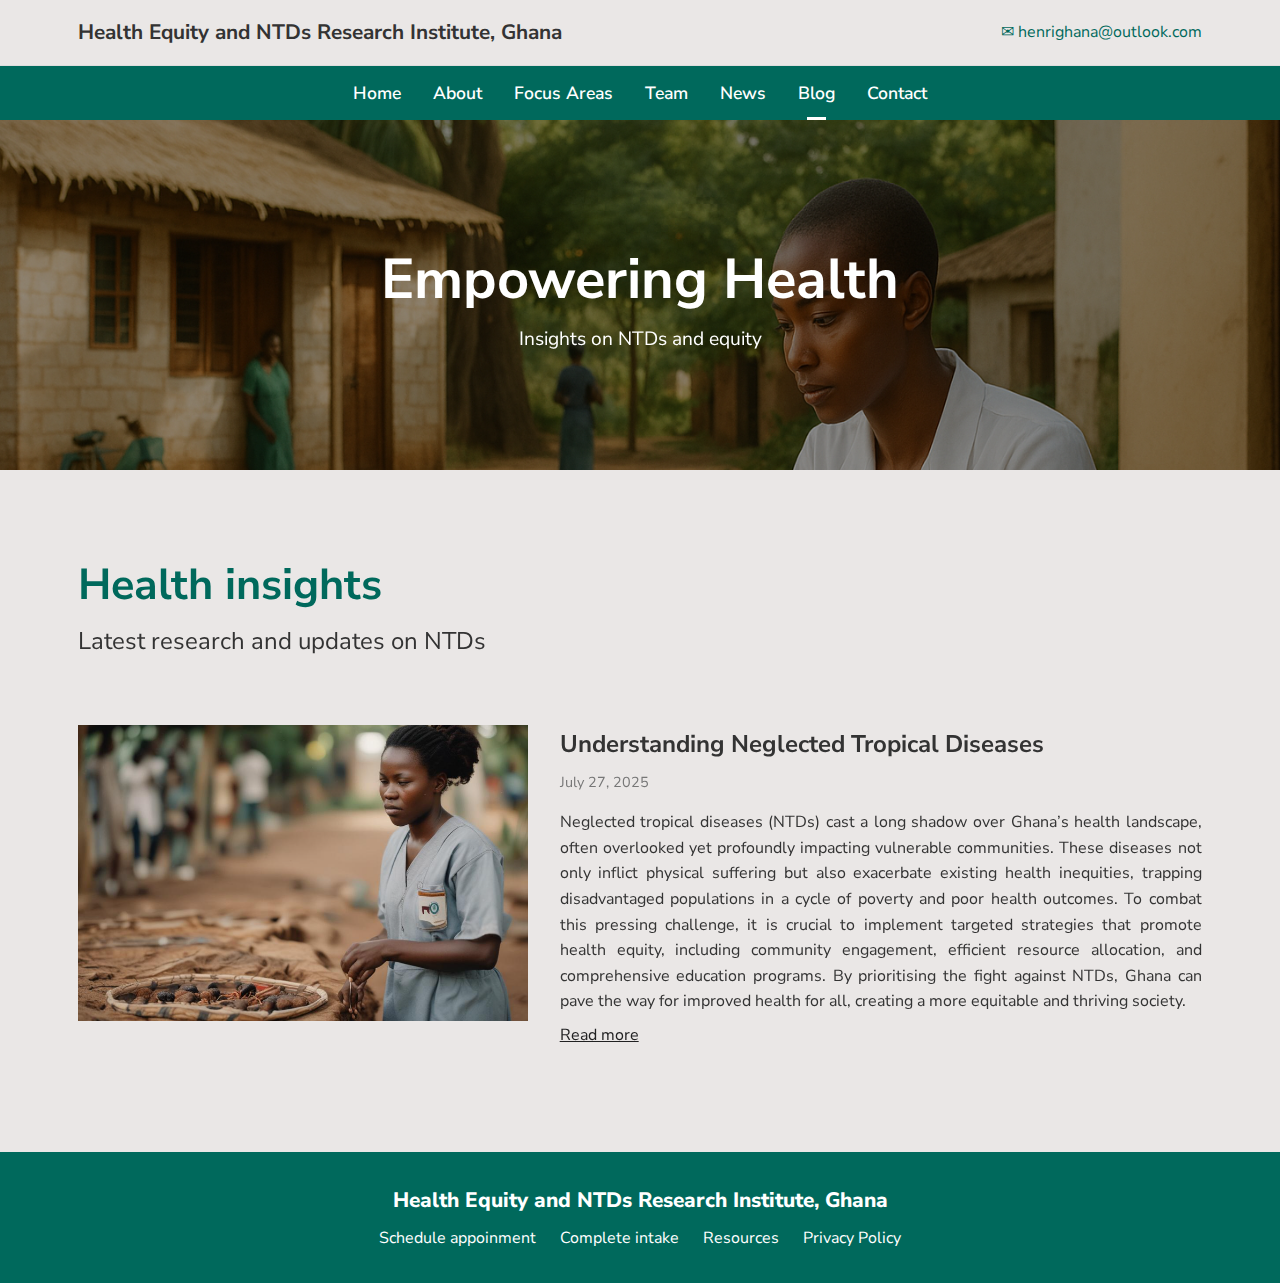
<file: blog.html>
<!DOCTYPE html>
<html lang="en">
<head>
  <meta charset="UTF-8">
  <meta name="viewport" content="width=device-width, initial-scale=1.0">
  <title>Blog - Health Equity and NTDs Research Institute, Ghana</title>
  <link rel="stylesheet" href="styles.css">
  <!-- Google Font -->
  <link href="https://fonts.googleapis.com/css2?family=Nunito+Sans:wght@400;600;700&display=swap" rel="stylesheet">
  <!-- AOS CSS -->
  <link href="https://unpkg.com/aos@2.3.1/dist/aos.css" rel="stylesheet">
</head>
<body>
  <!-- TOP HEADER -->
  <div class="topbar">
    <div class="container">
      <div class="logo">
        <span>Health Equity and NTDs Research Institute, Ghana</span>
      </div>
      <div class="email">
        <a href="mailto:henrighana@outlook.com" class="email">
          <span class="icon">✉</span> henrighana@outlook.com
        </a>
      </div>
    </div>
  </div>

  <!-- NAVBAR -->
  <header class="navbar">
    <div class="container">
      <nav class="nav">
        <ul>
          <li><a href="index.html#home">Home</a></li>
          <li><a href="index.html#about">About</a></li>
          <li><a href="index.html#services">Focus Areas</a></li>
          <li><a href="team-godwin.html">Team</a></li>
          <!-- <li><a href="index.html#events">Events</a></li> -->
          <li><a href="news.html">News</a></li>
          <li><a href="blog.html" class="active">Blog</a></li>
          <li><a href="index.html#contact">Contact</a></li>
        </ul>
      </nav>
    </div>
  </header>

   <!-- HERO -->
  <section class="blog-hero">
    <div class="overlay">
        <div class="hero-text">
            <h1 data-aos="fade-up">Empowering Health</h1>
            <p data-aos="fade-up" data-aos-delay="200">Insights on NTDs and equity</p>
        </div>
    </div>
  </section>

  <!-- BLOG SECTION -->
  <section id="blog" class="blog">
    <div class="container">
      <h2 data-aos="fade-up">Health insights</h2>
      <h3 data-aos="fade-up" data-aos-delay="200">Latest research and updates on NTDs</h3>

      <div class="blog-post">
        <img data-aos="fade-up" data-aos-delay="400"src="assets/blog/blog1.png" alt="NTDs Ghana">
        <div class="blog-content" data-aos="fade-up" data-aos-delay="400">
          <h4>Understanding Neglected Tropical Diseases</h4>
          <p class="date">July 27, 2025</p>
          <p>
            Neglected tropical diseases (NTDs) cast a long shadow over Ghana’s health landscape, often overlooked yet profoundly impacting vulnerable communities. These diseases not only inflict physical suffering but also exacerbate existing health inequities, trapping disadvantaged populations in a cycle of poverty and poor health outcomes. To combat this pressing challenge, it is crucial to implement targeted strategies that promote health equity, including community engagement, efficient resource allocation, and comprehensive education programs. By prioritising the fight against NTDs, Ghana can pave the way for improved health for all, creating a more equitable and thriving society.
          </p>
          <a href="blog1.html" class="readmore">Read more</a>
        </div>
      </div>
    </div>
  </section>

  <!-- Footer -->
<footer class="footer-team">
  <div class="container">
    <p>Health Equity and NTDs Research Institute, Ghana</p>
    <ul class="footer-links">
      <li><a href="scheduleappoinment.html">Schedule appoinment</a></li>
      <li><a href="completeintake.html">Complete intake</a></li>
      <li><a href="#">Resources</a></li>
      <li><a href="#">Privacy Policy</a></li>
    </ul>
  </div>
</footer>

  <!-- AOS JS -->
  <script src="https://unpkg.com/aos@2.3.1/dist/aos.js"></script>
  <script>
    AOS.init({
      duration: 1000,  /* animation duration */
      once: true       /* run only once per element */
    });
  </script>

  <!-- JS -->
  <script src="script.js"></script>
  
</body>
</html>
</file>
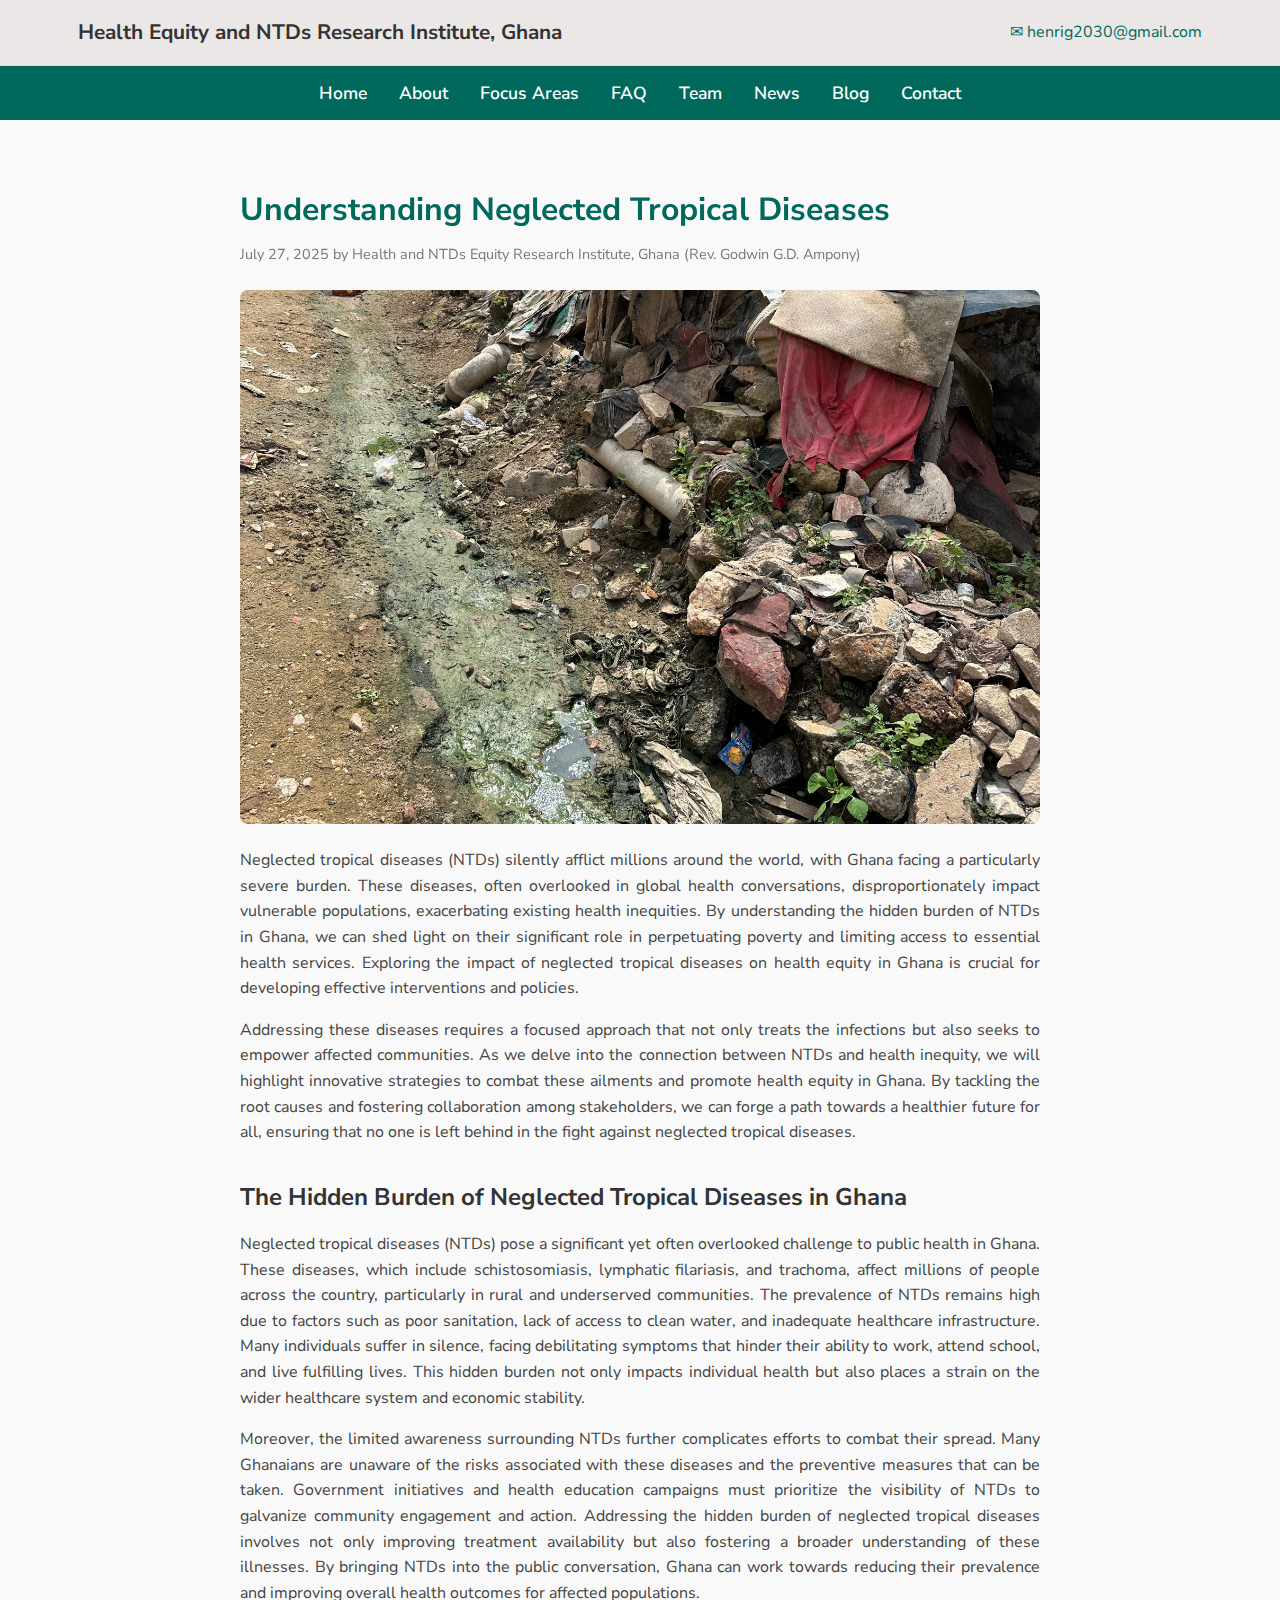
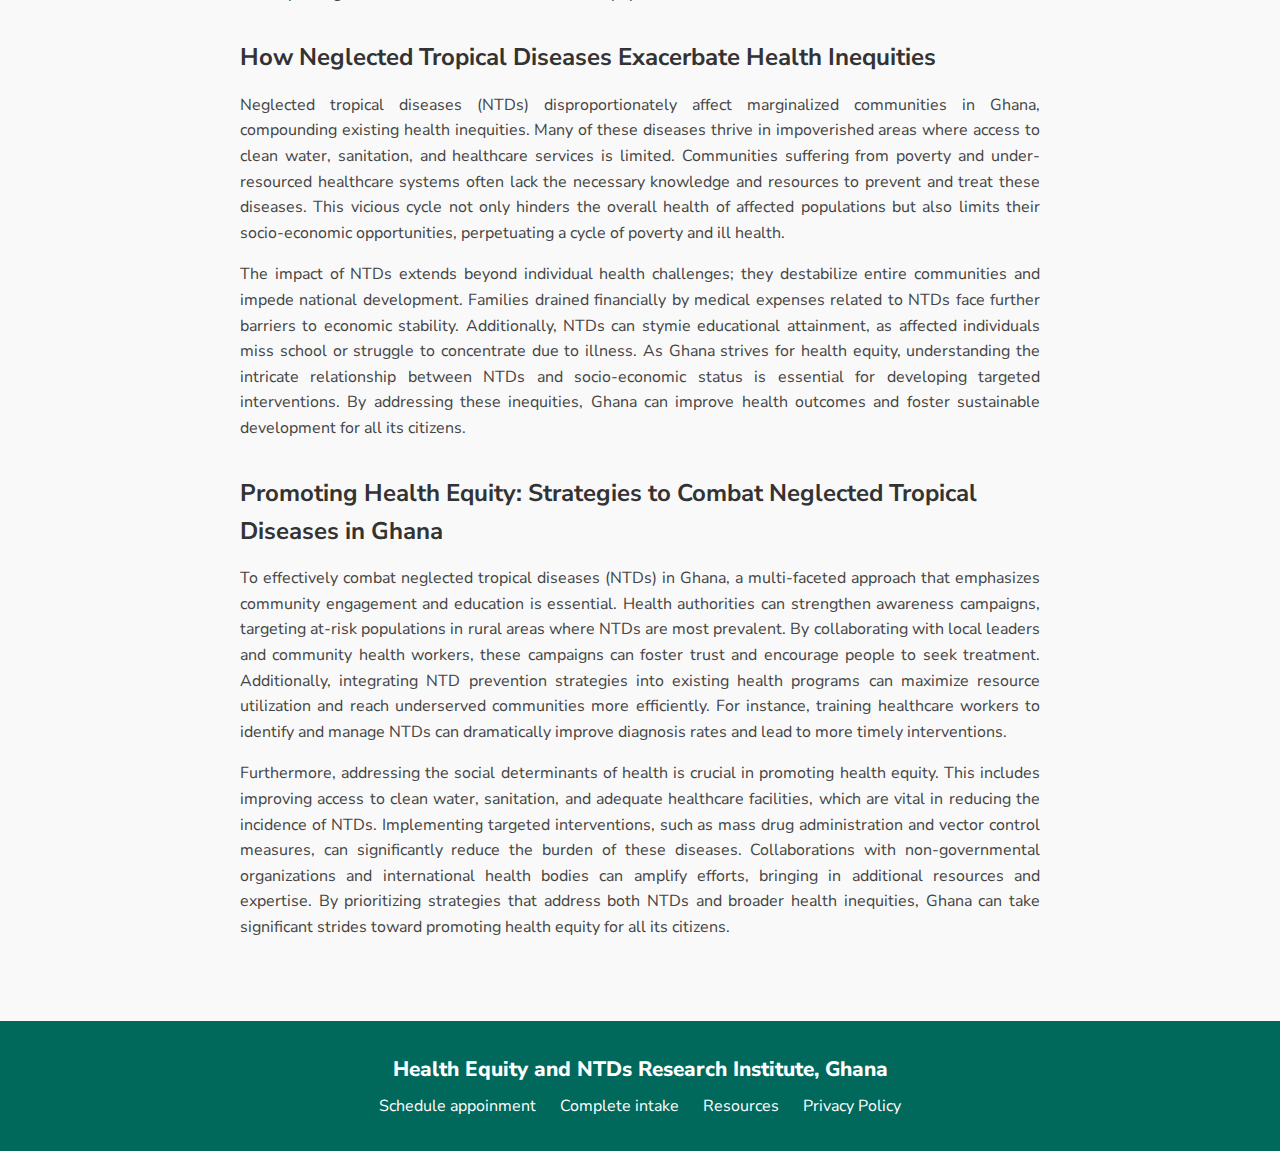
<file: blog1.html>
<!DOCTYPE html>
<html lang="en">
<head>
  <meta charset="UTF-8">
  <meta name="viewport" content="width=device-width, initial-scale=1.0">
  <title>Blog - Health Equity and NTDs Research Institute, Ghana</title>
  <link rel="stylesheet" href="styles.css">
  <!-- Google Font -->
  <link href="https://fonts.googleapis.com/css2?family=Nunito+Sans:wght@400;600;700&display=swap" rel="stylesheet">
  <!-- AOS CSS -->
  <link href="https://unpkg.com/aos@2.3.1/dist/aos.css" rel="stylesheet">
</head>
<body>
  <!-- TOP HEADER -->
  <div class="topbar">
    <div class="container">
      <div class="logo">
        <span>Health Equity and NTDs Research Institute, Ghana</span>
      </div>
      <div class="email">
        <a href="mailto:henrig2030@gmail.com" class="email">
          <span class="icon">✉</span> henrig2030@gmail.com
        </a>
      </div>
    </div>
  </div>

  <!-- NAVBAR -->
  <header class="navbar">
    <div class="container">
      <nav class="nav">
        <ul>
          <li><a href="index.html#home">Home</a></li>
          <li><a href="index.html#about">About</a></li>
          <li><a href="index.html#services">Focus Areas</a></li>
          <li><a href="faq.html">FAQ</a></li>
          <li><a href="team-godwin.html">Team</a></li>
          <li><a href="news.html">News</a></li>
          <li><a href="blog.html" class="active">Blog</a></li>
          <li><a href="index.html#contact">Contact</a></li>
        </ul>
      </nav>
    </div>
  </header>

   <!-- BLOG POST CONTENT -->
  <main class="post">
    <div class="container">
      <h1 data-aos="fade-up">Understanding Neglected Tropical Diseases</h1>
      <p class="meta" data-aos="fade-up" data-aos-delay="200">July 27, 2025 by Health and NTDs Equity Research Institute, Ghana (Rev. Godwin G.D. Ampony)</p>
      <img src="assets/blog/blog1.jpg" alt="NTDs Ghana" data-aos="fade-up" data-aos-delay="400">
      <p>
        Neglected tropical diseases (NTDs) silently afflict millions around the world, with Ghana facing a particularly severe burden. These diseases, often overlooked in global health conversations, disproportionately impact vulnerable populations, exacerbating existing health inequities. By understanding the hidden burden of NTDs in Ghana, we can shed light on their significant role in perpetuating poverty and limiting access to essential health services. Exploring the impact of neglected tropical diseases on health equity in Ghana is crucial for developing effective interventions and policies.
      </p>
      <p>
        Addressing these diseases requires a focused approach that not only treats the infections but also seeks to empower affected communities. As we delve into the connection between NTDs and health inequity, we will highlight innovative strategies to combat these ailments and promote health equity in Ghana. By tackling the root causes and fostering collaboration among stakeholders, we can forge a path towards a healthier future for all, ensuring that no one is left behind in the fight against neglected tropical diseases.
      </p>


      <h2>The Hidden Burden of Neglected Tropical Diseases in Ghana</h2>
      <p>
        Neglected tropical diseases (NTDs) pose a significant yet often overlooked challenge to public health in Ghana. These diseases, which include schistosomiasis, lymphatic filariasis, and trachoma, affect millions of people across the country, particularly in rural and underserved communities. The prevalence of NTDs remains high due to factors such as poor sanitation, lack of access to clean water, and inadequate healthcare infrastructure. Many individuals suffer in silence, facing debilitating symptoms that hinder their ability to work, attend school, and live fulfilling lives. This hidden burden not only impacts individual health but also places a strain on the wider healthcare system and economic stability.
      </p>
      <p>
        Moreover, the limited awareness surrounding NTDs further complicates efforts to combat their spread. Many Ghanaians are unaware of the risks associated with these diseases and the preventive measures that can be taken. Government initiatives and health education campaigns must prioritize the visibility of NTDs to galvanize community engagement and action. Addressing the hidden burden of neglected tropical diseases involves not only improving treatment availability but also fostering a broader understanding of these illnesses. By bringing NTDs into the public conversation, Ghana can work towards reducing their prevalence and improving overall health outcomes for affected populations.
      </p>

      <h2>How Neglected Tropical Diseases Exacerbate Health Inequities</h2>
      <p>
        Neglected tropical diseases (NTDs) disproportionately affect marginalized communities in Ghana, compounding existing health inequities. Many of these diseases thrive in impoverished areas where access to clean water, sanitation, and healthcare services is limited. Communities suffering from poverty and under-resourced healthcare systems often lack the necessary knowledge and resources to prevent and treat these diseases. This vicious cycle not only hinders the overall health of affected populations but also limits their socio-economic opportunities, perpetuating a cycle of poverty and ill health.
      </p>
      <p>
        The impact of NTDs extends beyond individual health challenges; they destabilize entire communities and impede national development. Families drained financially by medical expenses related to NTDs face further barriers to economic stability. Additionally, NTDs can stymie educational attainment, as affected individuals miss school or struggle to concentrate due to illness. As Ghana strives for health equity, understanding the intricate relationship between NTDs and socio-economic status is essential for developing targeted interventions. By addressing these inequities, Ghana can improve health outcomes and foster sustainable development for all its citizens.
      </p>

      <h2>Promoting Health Equity: Strategies to Combat Neglected Tropical Diseases in Ghana</h2>
      <p>
        To effectively combat neglected tropical diseases (NTDs) in Ghana, a multi-faceted approach that emphasizes community engagement and education is essential. Health authorities can strengthen awareness campaigns, targeting at-risk populations in rural areas where NTDs are most prevalent. By collaborating with local leaders and community health workers, these campaigns can foster trust and encourage people to seek treatment. Additionally, integrating NTD prevention strategies into existing health programs can maximize resource utilization and reach underserved communities more efficiently. For instance, training healthcare workers to identify and manage NTDs can dramatically improve diagnosis rates and lead to more timely interventions.
      </p>
      <p>
        Furthermore, addressing the social determinants of health is crucial in promoting health equity. This includes improving access to clean water, sanitation, and adequate healthcare facilities, which are vital in reducing the incidence of NTDs. Implementing targeted interventions, such as mass drug administration and vector control measures, can significantly reduce the burden of these diseases. Collaborations with non-governmental organizations and international health bodies can amplify efforts, bringing in additional resources and expertise. By prioritizing strategies that address both NTDs and broader health inequities, Ghana can take significant strides toward promoting health equity for all its citizens.
      </p>
    </div>
  </main>


  <!-- Footer -->
<footer class="footer-team">
  <div class="container">
    <p>Health Equity and NTDs Research Institute, Ghana</p>
    <ul class="footer-links">
      <li><a href="scheduleappoinment.html">Schedule appoinment</a></li>
      <li><a href="completeintake.html">Complete intake</a></li>
      <li><a href="#">Resources</a></li>
      <li><a href="#">Privacy Policy</a></li>
    </ul>
  </div>
</footer>

  <!-- AOS JS -->
  <script src="https://unpkg.com/aos@2.3.1/dist/aos.js"></script>
  <script>
    AOS.init({
      duration: 1000,  /* animation duration */
      once: true       /* run only once per element */
    });
  </script>

  <!-- JS -->
  <script src="script.js"></script>
  
</body>
</html>
</file>
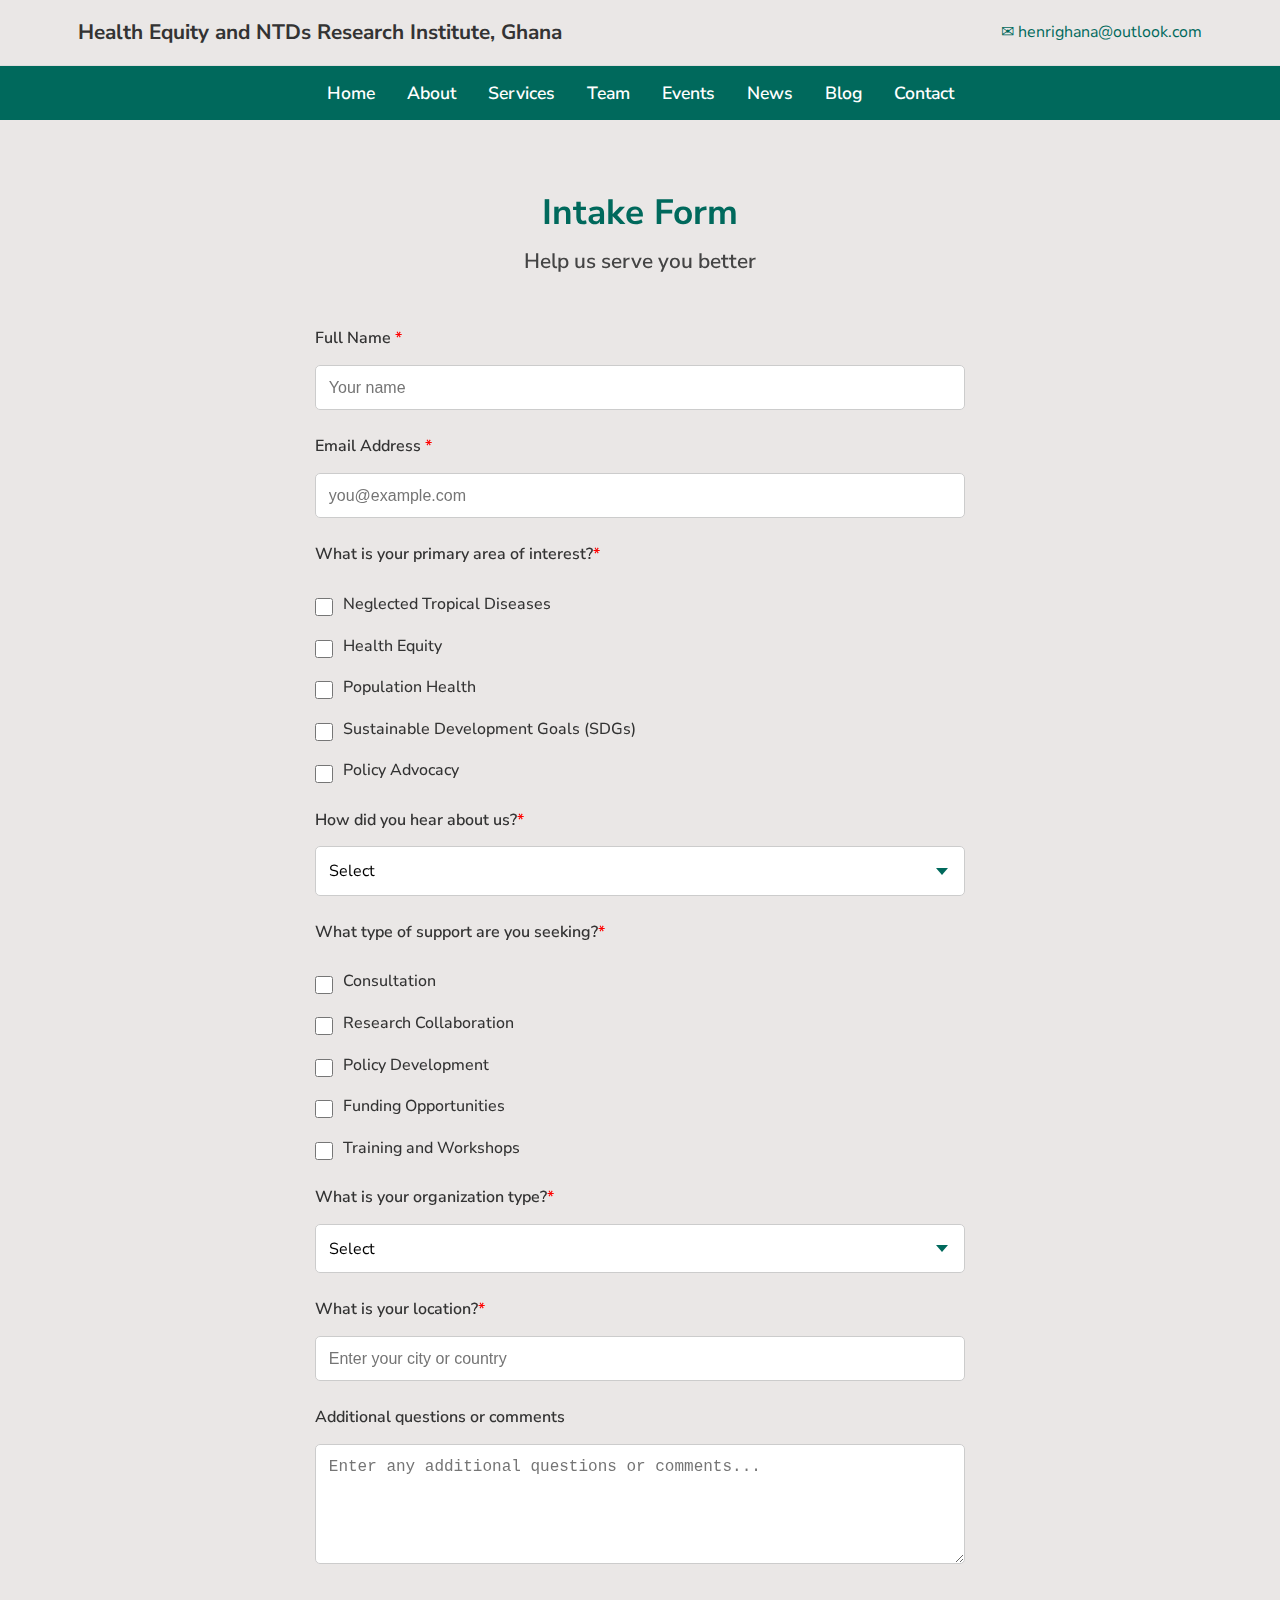
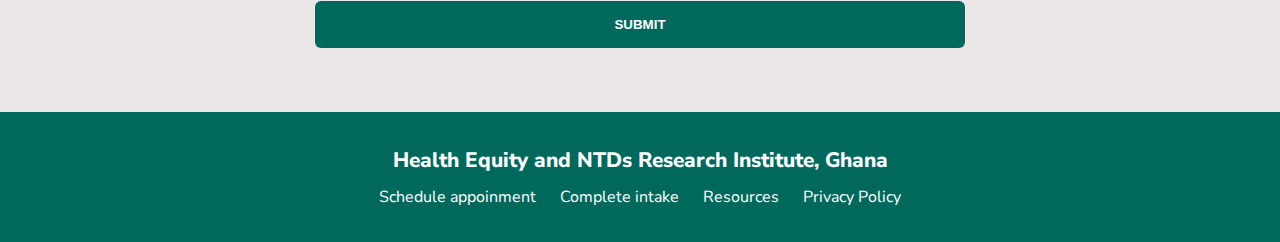
<file: completeintake.html>
<!DOCTYPE html>
<html lang="en">
<head>
  <meta charset="UTF-8">
  <meta name="viewport" content="width=device-width, initial-scale=1.0 ,maximum-scale=1.0, user-scalable=no">
  <title>Health Equity and NTDs Research Institute, Ghana</title>
  <link rel="stylesheet" href="styles.css">
  <!-- Google Font -->
  <link href="https://fonts.googleapis.com/css2?family=Nunito+Sans:wght@400;600;700&display=swap" rel="stylesheet">
  <!-- AOS CSS -->
  <link href="https://unpkg.com/aos@2.3.1/dist/aos.css" rel="stylesheet">
</head>
<body>
  <!-- TOP HEADER -->
  <div class="topbar">
    <div class="container">
        <div class="logo">
            <span>Health Equity and NTDs Research Institute, Ghana</span>
        </div>
        <div class="email">
            <a href="mailto:henrighana@outlook.com" class="email">
        <span class="icon">✉</span> henrighana@outlook.com
      </a>
        </div>
    </div>
  </div>

  <!-- NAVBAR -->
  <header class="navbar">
    <div class="container">
      <nav class="nav">
        <ul>
          <li><a href="index.html#home">Home</a></li>
          <li><a href="index.html#about">About</a></li>
          <li><a href="index.html#services">Services</a></li>
          <li><a href="index.html#team">Team</a></li>
          <li><a href="index.html#events">Events</a></li>
          <li><a href="news.html">News</a></li>
          <li><a href="blog.html" class="active">Blog</a></li>
          <li><a href="index.html#contact">Contact</a></li>
        </ul>
      </nav>
    </div>
  </header>

 <!-- SCHEDULE FORM -->
  <section class="schedule">
    <div class="container">
      <h2 data-aos="fade-up">Intake Form</h2>
      <h3 data-aos="fade-up" data-aos-delay="200">Help us serve you better</h3>

      <form class="schedule-form" data-aos="fade-up" data-aos-delay="400">
        <label for="name">Full Name <span class="required">*</span></label>
        <input type="text" id="name" name="name" placeholder="Your name" required>

        <label for="email">Email Address <span class="required">*</span></label>
        <input type="email" id="email" name="email" placeholder="you@example.com" required>

        <label>What is your primary area of interest?<span class="required">*</span></label>
        <div class="checkbox-group">
          <label><input type="checkbox" name="interest" value="NTDs"> Neglected Tropical Diseases</label>
          <label><input type="checkbox" name="interest" value="Health"> Health Equity</label>
          <label><input type="checkbox" name="interest" value="Population"> Population Health</label>
          <label><input type="checkbox" name="interest" value="SDGs"> Sustainable Development Goals (SDGs)</label>
          <label><input type="checkbox" name="interest" value="Policy"> Policy Advocacy</label>
        </div>

        <label for="hear">How did you hear about us?<span class="required">*</span></label>
        <select id="hear" name="hear" required>
          <option value="" disabled selected>Select</option>
          <option value="social">Social Media</option>
          <option value="referral">Referral</option>
          <option value="search">Search Engine</option>
          <option value="event">Event</option>
          <option value="newsletter">Newsletter</option>
        </select>

        <label>What type of support are you seeking?<span class="required">*</span></label>
        <div class="checkbox-group">
          <label><input type="checkbox" name="support" value="Consultation"> Consultation</label>
          <label><input type="checkbox" name="support" value="Research Collaboration"> Research Collaboration</label>
          <label><input type="checkbox" name="support" value="Policy"> Policy Development</label>
          <label><input type="checkbox" name="support" value="Funding"> Funding Opportunities</label>
          <label><input type="checkbox" name="support" value="Training"> Training and Workshops</label>
        </div>

        <label for="organization">What is your organization type?<span class="required">*</span></label>
        <select id="organization" name="organization" required>
          <option value="" disabled selected>Select</option>
          <option value="nonprofit">Non-profit</Non-profit></option>
          <option value="government">Government</option>
          <option value="academic">Academic Institution</option>
          <option value="private">Private Sector</option>
          <option value="international">International Organization</option>
        </select>

        <label for="location">What is your location?<span class="required">*</span></label>
        <input type="text" id="location" name="location" placeholder="Enter your city or country" required>


        <label for="message">Additional questions or comments</label>
        <textarea id="message" name="message" rows="4" placeholder="Enter any additional questions or comments..."></textarea>

        <button type="submit" class="btn btn-primary">SUBMIT</button>
      </form>
    </div>
  </section> 

<!-- Footer -->
<footer class="footer-team">
  <div class="container">
    <p>Health Equity and NTDs Research Institute, Ghana</p>
    <ul class="footer-links">
      <li><a href="scheduleappoinment.html">Schedule appoinment</a></li>
      <li><a href="completeintake.html">Complete intake</a></li>
      <li><a href="#">Resources</a></li>
      <li><a href="#">Privacy Policy</a></li>
    </ul>
  </div>
</footer>

  <!-- AOS JS -->
  <script src="https://unpkg.com/aos@2.3.1/dist/aos.js"></script>
  <script>
    AOS.init({
      duration: 1000,  /* animation duration */
      once: true       /* run only once per element */
    });
  </script>

  <!-- JS -->
  <script src="script.js"></script>
</body>
</html>
</file>
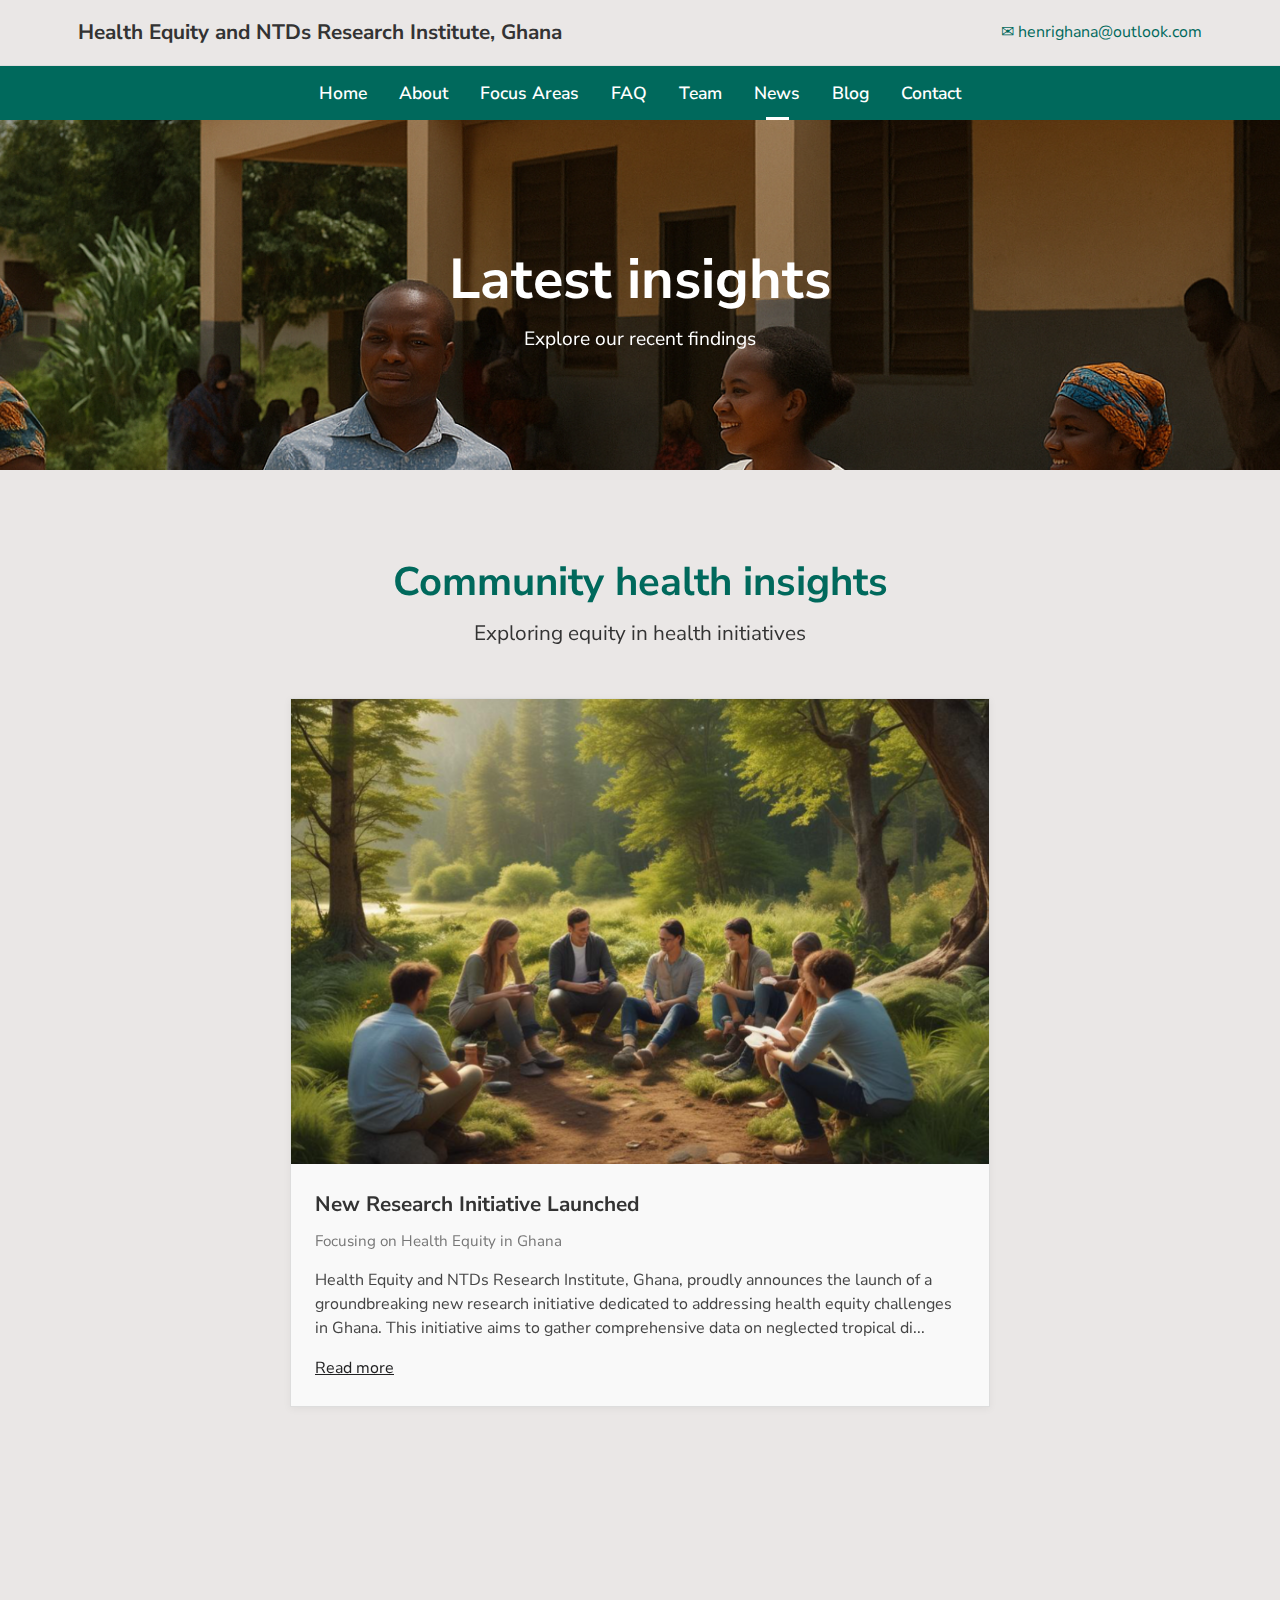
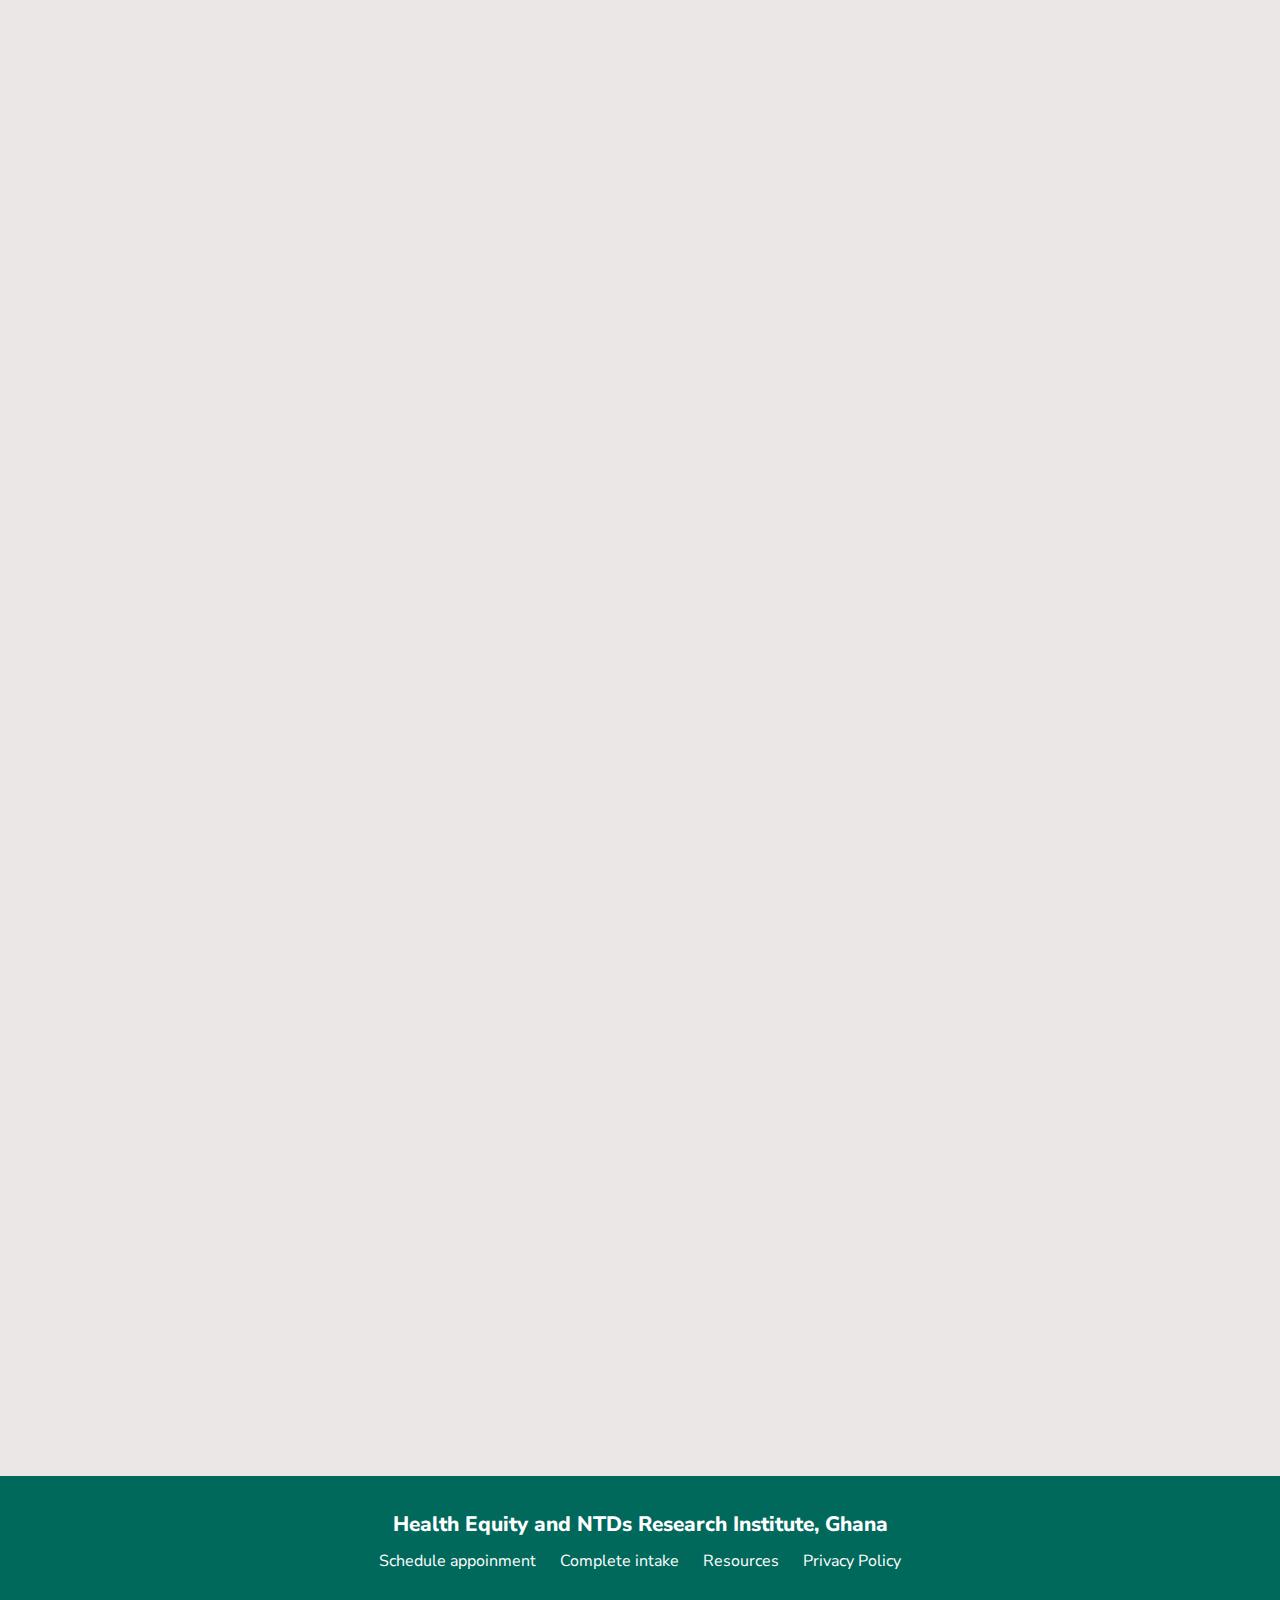
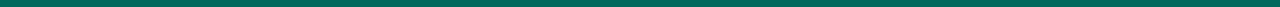
<file: news.html>
<!DOCTYPE html>
<html lang="en">
<head>
  <meta charset="UTF-8">
  <meta name="viewport" content="width=device-width, initial-scale=1.0 ,maximum-scale=1.0, user-scalable=no">
  <title>News - Health Equity and NTDs Research Institute, Ghana</title>
  <link rel="stylesheet" href="styles.css">
  <!-- Google Font -->
  <link href="https://fonts.googleapis.com/css2?family=Nunito+Sans:wght@400;600;700&display=swap" rel="stylesheet">
  <!-- AOS CSS -->
  <link href="https://unpkg.com/aos@2.3.1/dist/aos.css" rel="stylesheet">
</head>
<body>
  <!-- TOP HEADER -->
  <div class="topbar">
    <div class="container">
        <div class="logo">
            <span>Health Equity and NTDs Research Institute, Ghana</span>
        </div>
        <div class="email">
            <a href="mailto:henrighana@outlook.com" class="email">
        <span class="icon">✉</span> henrighana@outlook.com
      </a>
        </div>
    </div>
  </div>

  <!-- NAVBAR -->
  <header class="navbar">
    <div class="container">
      <nav class="nav">
        <ul>
          <li><a href="index.html#home">Home</a></li>
          <li><a href="index.html#about">About</a></li>
          <li><a href="index.html#services">Focus Areas</a></li>
          <li><a href="faq.html">FAQ</a></li>
          <li><a href="team-godwin.html">Team</a></li>
          <li><a href="news.html">News</a></li>
          <li><a href="blog.html" class="active">Blog</a></li>
          <li><a href="index.html#contact">Contact</a></li>
        </ul>
      </nav>
    </div>
  </header>

  <!-- HERO -->
  <section class="news-hero">
    <div class="overlay">
        <div class="hero-text">
            <h1 data-aos="fade-up">Latest insights</h1>
            <p data-aos="fade-up" data-aos-delay="200">Explore our recent findings</p>
        </div>
    </div>
  </section>

  <!-- NEWS SECTION -->
  <section class="news-list">
    <div class="container">
      <h2 data-aos="fade-in" data-aos-delay="400">Community health insights</h2>
      <h3 data-aos="fade-in" data-aos-delay="400">Exploring equity in health initiatives</h3>

      <div class="news-card" data-aos="fade-up">
        <img src="assets/news/news1.png" alt="Community health initiative">
        <div class="news-content">
          <h4>New Research Initiative Launched</h4>
          <p class="subtitle">Focusing on Health Equity in Ghana</p>
          <p>
            Health Equity and NTDs Research Institute, Ghana, proudly announces the launch of a groundbreaking new research initiative dedicated to addressing health equity challenges in Ghana. This initiative aims to gather comprehensive data on neglected tropical di...
          </p>
          <a href="news-research.html" class="readmore">Read more</a>
        </div>
      </div>

      <div class="news-card" data-aos="fade-up" data-aos-delay="200">
        <img src="assets/news/news2.png" alt="Community advocacy">
        <div class="news-content">
          <h4>Advocacy for Sustainable Development Goals</h4>
          <p class="subtitle">Promoting Health and Well-being</p>
          <p>
            The Health Equity and NTDs Research Institute, Ghana, is excited to announce our new advocacy campaign aimed at promoting the Sustainable Development Goals (SDGs) related to health and well-being. This initiative will focus on raising awareness and mobilis...
          </p>
          <a href="news-workshop.html" class="readmore">Read more</a>
        </div>
      </div>

      <div class="news-card" data-aos="fade-up" data-aos-delay="400">
        <img src="assets/news/news3.png" alt="Community engagement">
        <div class="news-content">
          <h4>Community Engagement Program Launch</h4>
          <p class="subtitle">Fostering Local Participation</p>
          <p>
            In our commitment to enhancing health equity, the Health Equity and NTDs Research Institute, Ghana, is launching a new community engagement program. This program aims to empower local communities by involving them in discussions and decision-making process...
          </p>
          <a href="news-research.html" class="readmore">Read more</a>
        </div>
      </div>

    </div>
  </section>


  

<!-- Footer -->
<footer class="footer-team">
  <div class="container">
    <p>Health Equity and NTDs Research Institute, Ghana</p>
    <ul class="footer-links">
      <li><a href="scheduleappoinment.html">Schedule appoinment</a></li>
      <li><a href="completeintake.html">Complete intake</a></li>
      <li><a href="#">Resources</a></li>
      <li><a href="#">Privacy Policy</a></li>
    </ul>
  </div>
</footer>

  <!-- AOS JS -->
  <script src="https://unpkg.com/aos@2.3.1/dist/aos.js"></script>
  <script>
    AOS.init({
      duration: 1000,  /* animation duration */
      once: true       /* run only once per element */
    });
  </script>

  <!-- JS -->
  <script src="script.js"></script>
</body>
</html>
</file>
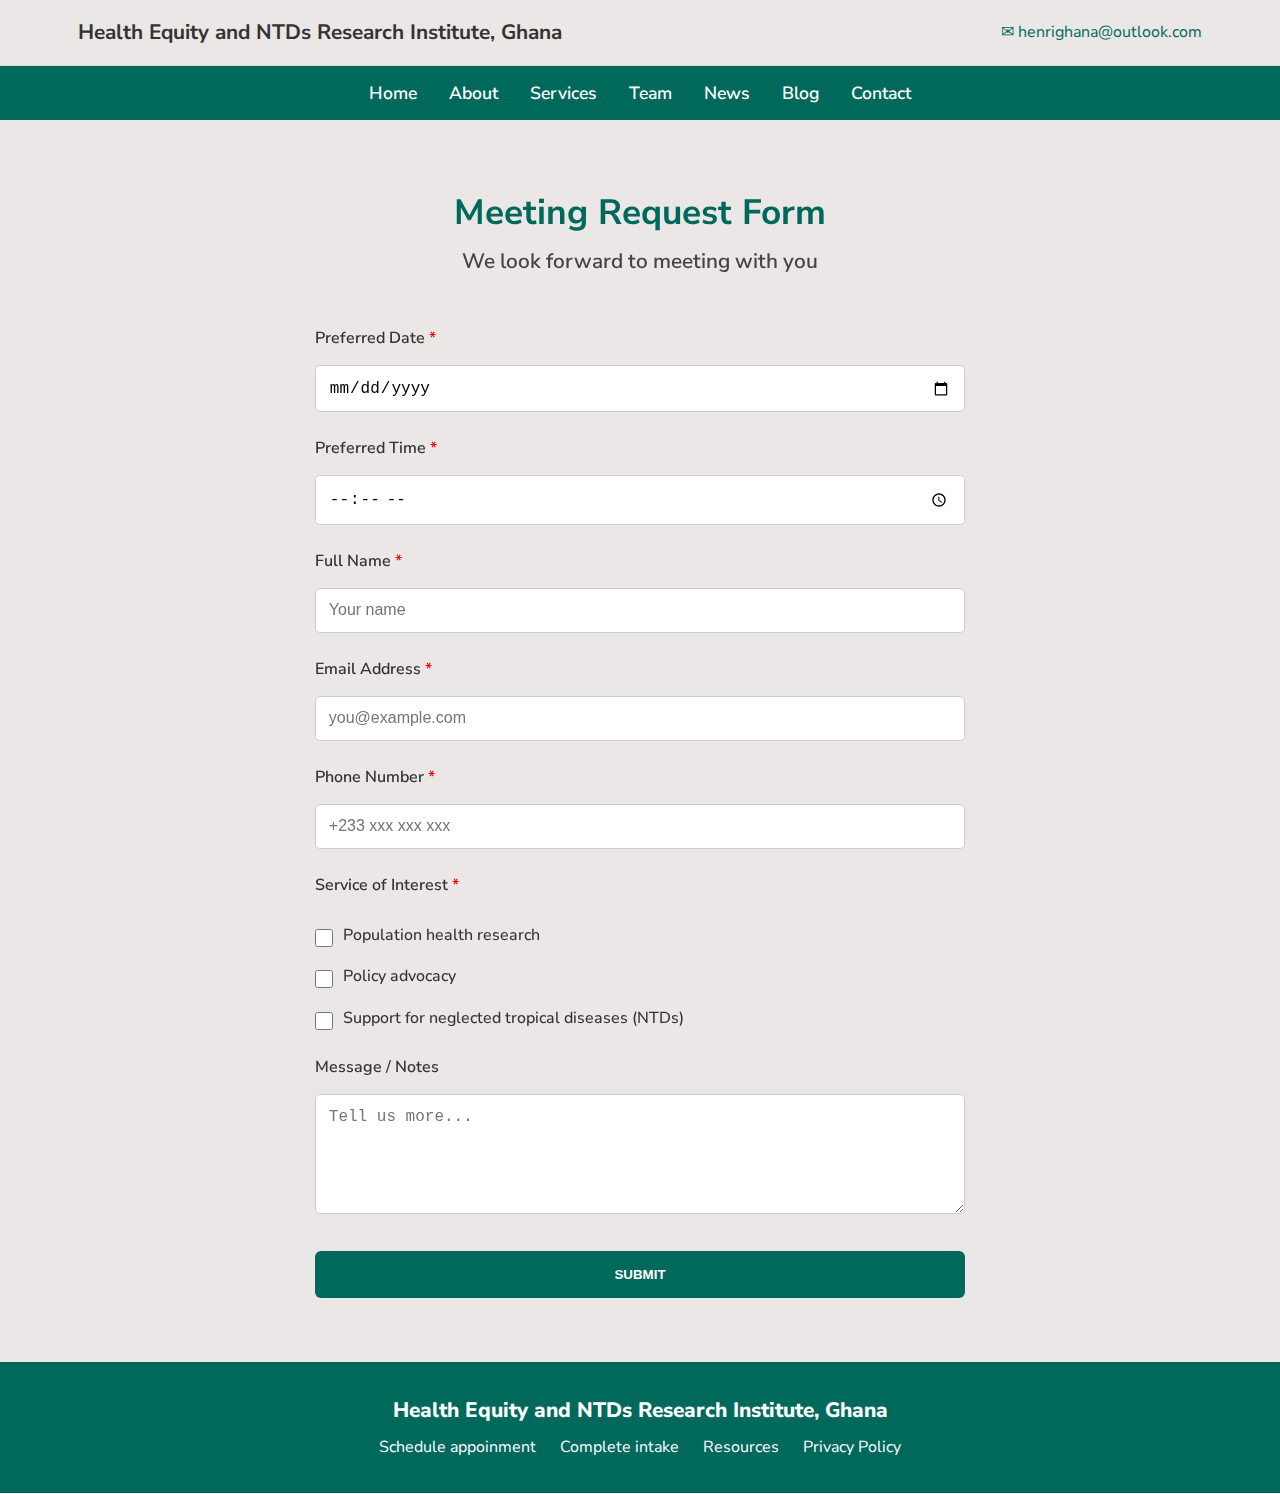
<file: scheduleappoinment.html>
<!DOCTYPE html>
<html lang="en">
<head>
  <meta charset="UTF-8">
  <meta name="viewport" content="width=device-width, initial-scale=1.0 ,maximum-scale=1.0, user-scalable=no">
  <title>Health Equity and NTDs Research Institute, Ghana</title>
  <link rel="stylesheet" href="styles.css">
  <!-- Google Font -->
  <link href="https://fonts.googleapis.com/css2?family=Nunito+Sans:wght@400;600;700&display=swap" rel="stylesheet">
  <!-- AOS CSS -->
  <link href="https://unpkg.com/aos@2.3.1/dist/aos.css" rel="stylesheet">
</head>
<body>
  <!-- TOP HEADER -->
  <div class="topbar">
    <div class="container">
        <div class="logo">
            <span>Health Equity and NTDs Research Institute, Ghana</span>
        </div>
        <div class="email">
            <a href="mailto:henrighana@outlook.com" class="email">
        <span class="icon">✉</span> henrighana@outlook.com
      </a>
        </div>
    </div>
  </div>

  <!-- NAVBAR -->
  <header class="navbar">
    <div class="container">
      <nav class="nav">
        <ul>
          <li><a href="index.html#home">Home</a></li>
          <li><a href="index.html#about">About</a></li>
          <li><a href="index.html#services">Services</a></li>
          <li><a href="team-godwin.html">Team</a></li>
          <!-- <li><a href="index.html#events">Events</a></li> -->
          <li><a href="news.html">News</a></li>
          <li><a href="blog.html" class="active">Blog</a></li>
          <li><a href="index.html#contact">Contact</a></li>
        </ul>
      </nav>
    </div>
  </header>

 <!-- SCHEDULE FORM -->
  <section class="schedule">
    <div class="container">
      <h2 data-aos="fade-up">Meeting Request Form</h2>
      <h3 data-aos="fade-up" data-aos-delay="200">We look forward to meeting with you</h3>

      <form class="schedule-form" data-aos="fade-up" data-aos-delay="400">
        <label for="date">Preferred Date <span class="required">*</span></label>
        <input type="date" id="date" name="date" required>

        <label for="time">Preferred Time <span class="required">*</span></label>
        <input type="time" id="time" name="time" required>

        <label for="name">Full Name <span class="required">*</span></label>
        <input type="text" id="name" name="name" placeholder="Your name" required>

        <label for="email">Email Address <span class="required">*</span></label>
        <input type="email" id="email" name="email" placeholder="you@example.com" required>

        <label for="phone">Phone Number <span class="required">*</span></label>
        <input type="tel" id="phone" name="phone" placeholder="+233 xxx xxx xxx" required>

        <label>Service of Interest <span class="required">*</span></label>
        <div class="checkbox-group">
          <label><input type="checkbox" name="service" value="population"> Population health research</label>
          <label><input type="checkbox" name="service" value="policy"> Policy advocacy</label>
          <label><input type="checkbox" name="service" value="ntds"> Support for neglected tropical diseases (NTDs)</label>
        </div>

        <label for="message">Message / Notes</label>
        <textarea id="message" name="message" rows="4" placeholder="Tell us more..."></textarea>

        <button type="submit" class="btn btn-primary">SUBMIT</button>
      </form>
    </div>
  </section> 

<!-- Footer -->
<footer class="footer-team">
  <div class="container">
    <p>Health Equity and NTDs Research Institute, Ghana</p>
    <ul class="footer-links">
      <li><a href="scheduleappoinment.html">Schedule appoinment</a></li>
      <li><a href="completeintake.html">Complete intake</a></li>
      <li><a href="#">Resources</a></li>
      <li><a href="#">Privacy Policy</a></li>
    </ul>
  </div>
</footer>

  <!-- AOS JS -->
  <script src="https://unpkg.com/aos@2.3.1/dist/aos.js"></script>
  <script>
    AOS.init({
      duration: 1000,  /* animation duration */
      once: true       /* run only once per element */
    });
  </script>

  <!-- JS -->
  <script src="script.js"></script>
</body>
</html>
</file>
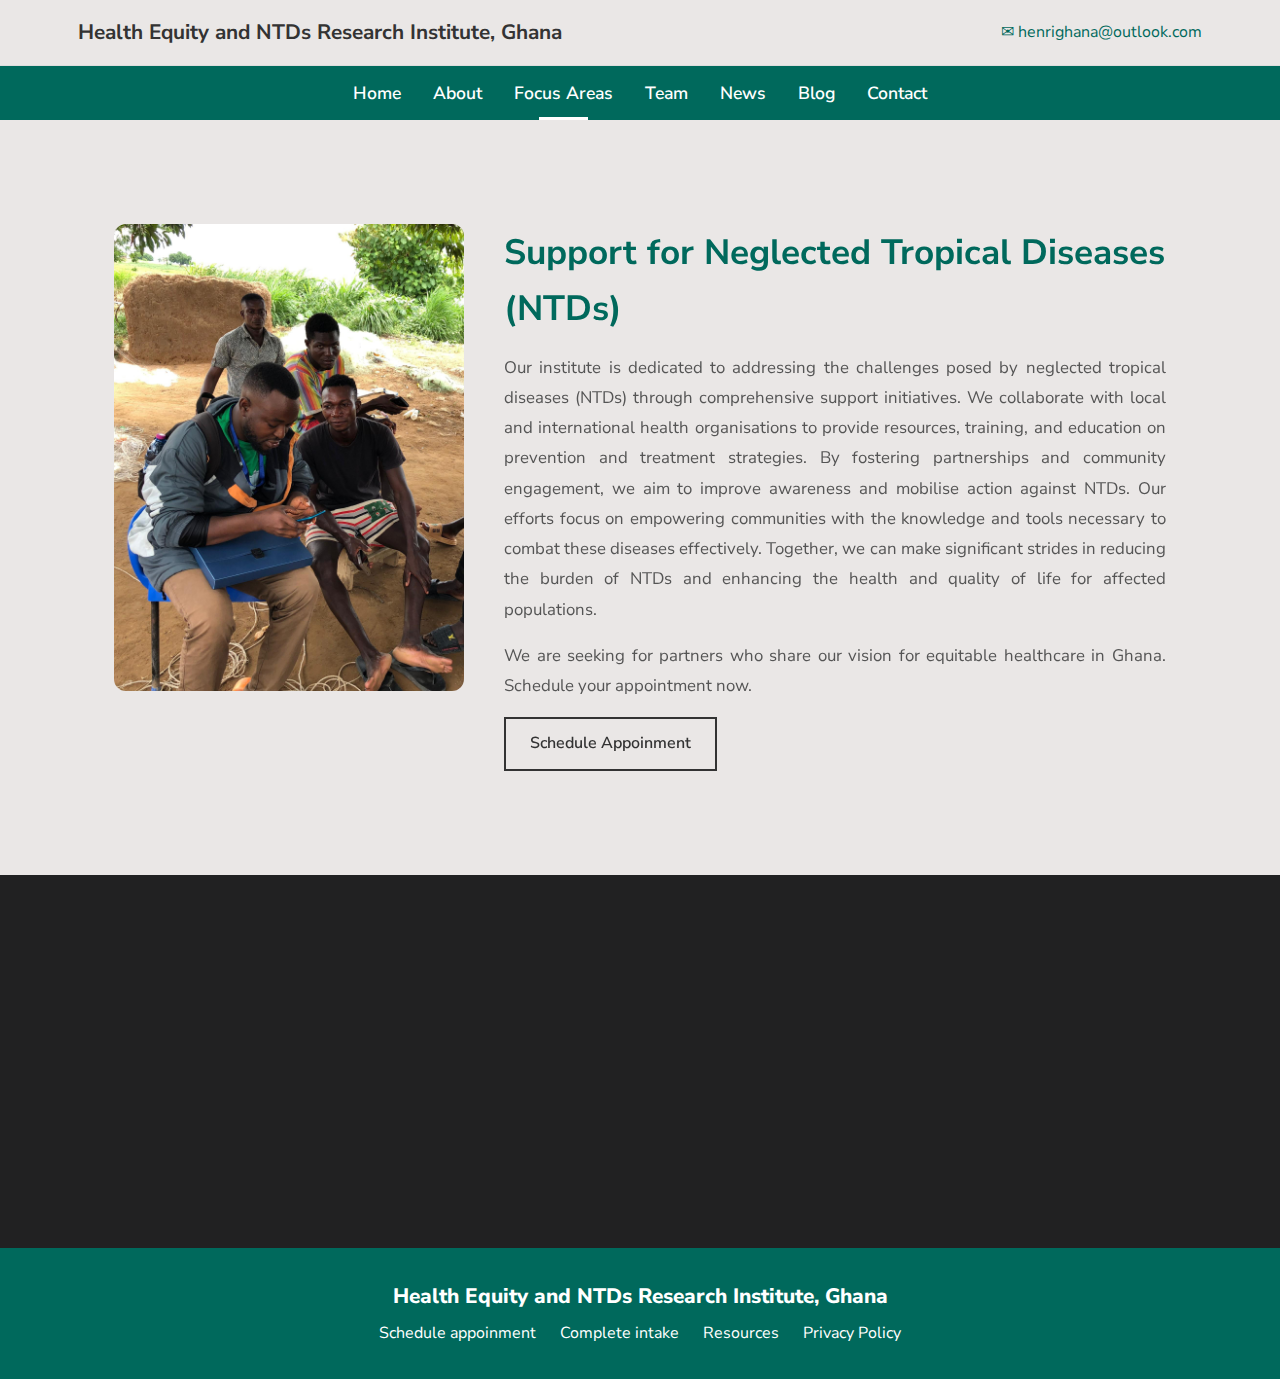
<file: service-NTDs.html>
<!DOCTYPE html>
<html lang="en">
<head>
  <meta charset="UTF-8">
  <meta name="viewport" content="width=device-width, initial-scale=1.0">
  <title>Support for Neglected Tropical Diseases (NTDs)</title>
  <link rel="stylesheet" href="styles.css">
  <!-- Google Font -->
  <link href="https://fonts.googleapis.com/css2?family=Nunito+Sans:wght@400;600;700&display=swap" rel="stylesheet">
  <!-- AOS CSS -->
  <link href="https://unpkg.com/aos@2.3.1/dist/aos.css" rel="stylesheet">
</head>
<body>
  <!-- TOP HEADER -->
  <div class="topbar">
    <div class="container">
        <div class="logo">
            <span>Health Equity and NTDs Research Institute, Ghana</span>
        </div>
        <div class="email">
            <a href="mailto:henrighana@outlook.com" class="email">
        <span class="icon">✉</span> henrighana@outlook.com
      </a>
        </div>
    </div>
  </div>

  <!-- NAVBAR -->
  <header class="navbar">
    <div class="container">
      <nav class="nav">
        <ul>
          <li><a href="index.html#home" class="active">Home</a></li>
          <li><a href="index.html#about">About</a></li>
          <li><a href="index.html#services">Focus Areas</a></li>
          <li><a href="team-godwin.html">Team</a></li>
          <!-- <li><a href="index.html#events">Events</a></li> -->
          <li><a href="news.html">News</a></li>
          <li><a href="blog.html">Blog</a></li>
          <li><a href="index.html#contact">Contact</a></li>
        </ul>
      </nav>
    </div>
  </header>

  <!-- Konten khusus service -->
  <section class="service2">
  <div class="service2-card">
    <img data-aos="fade-right" src="assets/services/Support for NTDs.jpg" alt="Population Health Research">

    <div class="service2-info">
      <h2 data-aos="fade-up">Support for Neglected Tropical Diseases (NTDs)</h2>
      <p data-aos="fade-up" data-aos-delay=200>
       Our institute is dedicated to addressing the challenges posed by neglected tropical diseases (NTDs) through comprehensive support initiatives. We collaborate with local and international health organisations to provide resources, training, and education on prevention and treatment strategies. By fostering partnerships and community engagement, we aim to improve awareness and mobilise action against NTDs. Our efforts focus on empowering communities with the knowledge and tools necessary to combat these diseases effectively. Together, we can make significant strides in reducing the burden of NTDs and enhancing the health and quality of life for affected populations.
      </p>
      <p data-aos="fade-up" data-aos-delay=400>We are seeking for partners who share our vision for equitable healthcare in Ghana. Schedule your appointment now.</p>
      <a href="scheduleappoinment.html" class="btn-outline" data-aos="fade-up" data-aos-delay="600">Schedule Appoinment</a>
    </div>
  </div>
</section>


<!-- CTA Section -->
<section class="cta">
  <div class="container-cta">
      <h2 data-aos="fade-up">Let's talk</h2>
      <p data-aos="fade-up" data-aos-delay="200">We would love to hear from you!</p>
      <a href="index.html#contact" class="btn" data-aos="fade-up" data-aos-delay="400">Get in touch</a>
  </div>
</section>

<!-- Footer -->
<footer class="footer-team">
  <div class="container">
    <p>Health Equity and NTDs Research Institute, Ghana</p>
    <ul class="footer-links">
      <li><a href="scheduleappoinment.html">Schedule appoinment</a></li>
      <li><a href="completeintake.html">Complete intake</a></li>
      <li><a href="#">Resources</a></li>
      <li><a href="#">Privacy Policy</a></li>
    </ul>
  </div>
</footer>

  <!-- AOS JS -->
  <script src="https://unpkg.com/aos@2.3.1/dist/aos.js"></script>
  <script>
    AOS.init({
      duration: 1000,  /* animation duration */
      once: true       /* run only once per element */
    });
  </script>

  <!-- JS -->
  <script src="script.js"></script>
</body>
</html>
</file>
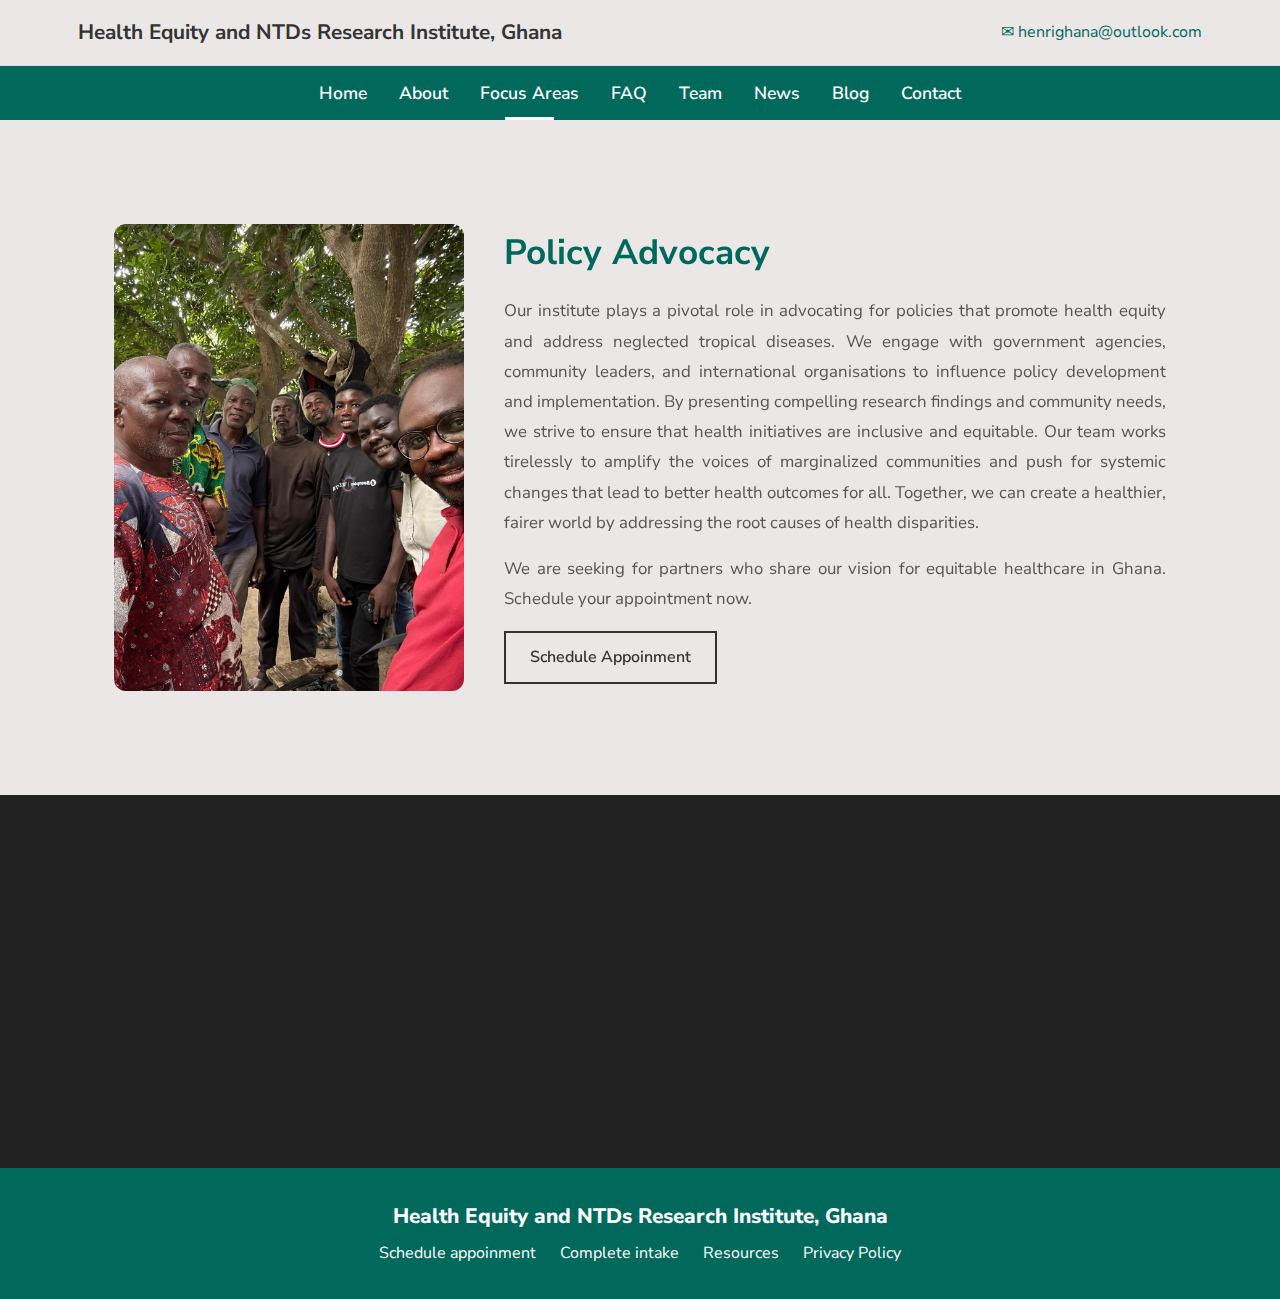
<file: service-PA.html>
<!DOCTYPE html>
<html lang="en">
<head>
  <meta charset="UTF-8">
  <meta name="viewport" content="width=device-width, initial-scale=1.0">
  <title>Policy Advocacy</title>
  <link rel="stylesheet" href="styles.css">
  <!-- Google Font -->
  <link href="https://fonts.googleapis.com/css2?family=Nunito+Sans:wght@400;600;700&display=swap" rel="stylesheet">
  <!-- AOS CSS -->
  <link href="https://unpkg.com/aos@2.3.1/dist/aos.css" rel="stylesheet">
</head>
<body>
  <!-- TOP HEADER -->
  <div class="topbar">
    <div class="container">
        <div class="logo">
            <span>Health Equity and NTDs Research Institute, Ghana</span>
        </div>
        <div class="email">
            <a href="mailto:henrighana@outlook.com" class="email">
        <span class="icon">✉</span> henrighana@outlook.com
      </a>
        </div>
    </div>
  </div>

  <!-- NAVBAR -->
  <header class="navbar">
    <div class="container">
      <nav class="nav">
        <ul>
<li><a href="index.html#home">Home</a></li>
          <li><a href="index.html#about">About</a></li>
          <li><a href="index.html#services">Focus Areas</a></li>
          <li><a href="faq.html">FAQ</a></li>
          <li><a href="team-godwin.html">Team</a></li>
          <li><a href="news.html">News</a></li>
          <li><a href="blog.html" class="active">Blog</a></li>
          <li><a href="index.html#contact">Contact</a></li>
        </ul>
      </nav>
    </div>
  </header>

  <!-- Konten khusus service -->
  <section class="service2">
  <div class="service2-card">
    <img data-aos="fade-right" src="assets/services/Policy Advocacy.jpg"alt="Population Health Research">

    <div class="service2-info">
      <h2 data-aos="fade-up">Policy Advocacy</h2>
      <p data-aos="fade-up" data-aos-delay=200>
       Our institute plays a pivotal role in advocating for policies that promote health equity and address neglected tropical diseases. We engage with government agencies, community leaders, and international organisations to influence policy development and implementation. By presenting compelling research findings and community needs, we strive to ensure that health initiatives are inclusive and equitable. Our team works tirelessly to amplify the voices of marginalized communities and push for systemic changes that lead to better health outcomes for all. Together, we can create a healthier, fairer world by addressing the root causes of health disparities.
      </p>
      <p data-aos="fade-up" data-aos-delay=400>We are seeking for partners who share our vision for equitable healthcare in Ghana. Schedule your appointment now.</p>
      <a href="scheduleappoinment.html" class="btn-outline" data-aos="fade-up" data-aos-delay="600">Schedule Appoinment</a>
    </div>
  </div>
</section>


<!-- CTA Section -->
<section class="cta">
  <div class="container-cta">
      <h2 data-aos="fade-up">Let's talk</h2>
      <p data-aos="fade-up" data-aos-delay="200">We would love to hear from you!</p>
      <a href="index.html#contact" class="btn" data-aos="fade-up" data-aos-delay="400">Get in touch</a>
  </div>
</section>

<!-- Footer -->
<footer class="footer-team">
  <div class="container">
    <p>Health Equity and NTDs Research Institute, Ghana</p>
    <ul class="footer-links">
      <li><a href="scheduleappoinment.html">Schedule appoinment</a></li>
      <li><a href="completeintake.html">Complete intake</a></li>
      <li><a href="#">Resources</a></li>
      <li><a href="#">Privacy Policy</a></li>
    </ul>
  </div>
</footer>

  <!-- AOS JS -->
  <script src="https://unpkg.com/aos@2.3.1/dist/aos.js"></script>
  <script>
    AOS.init({
      duration: 1000,  /* animation duration */
      once: true       /* run only once per element */
    });
  </script>

  <!-- JS -->
  <script src="script.js"></script>
</body>
</html>
</file>
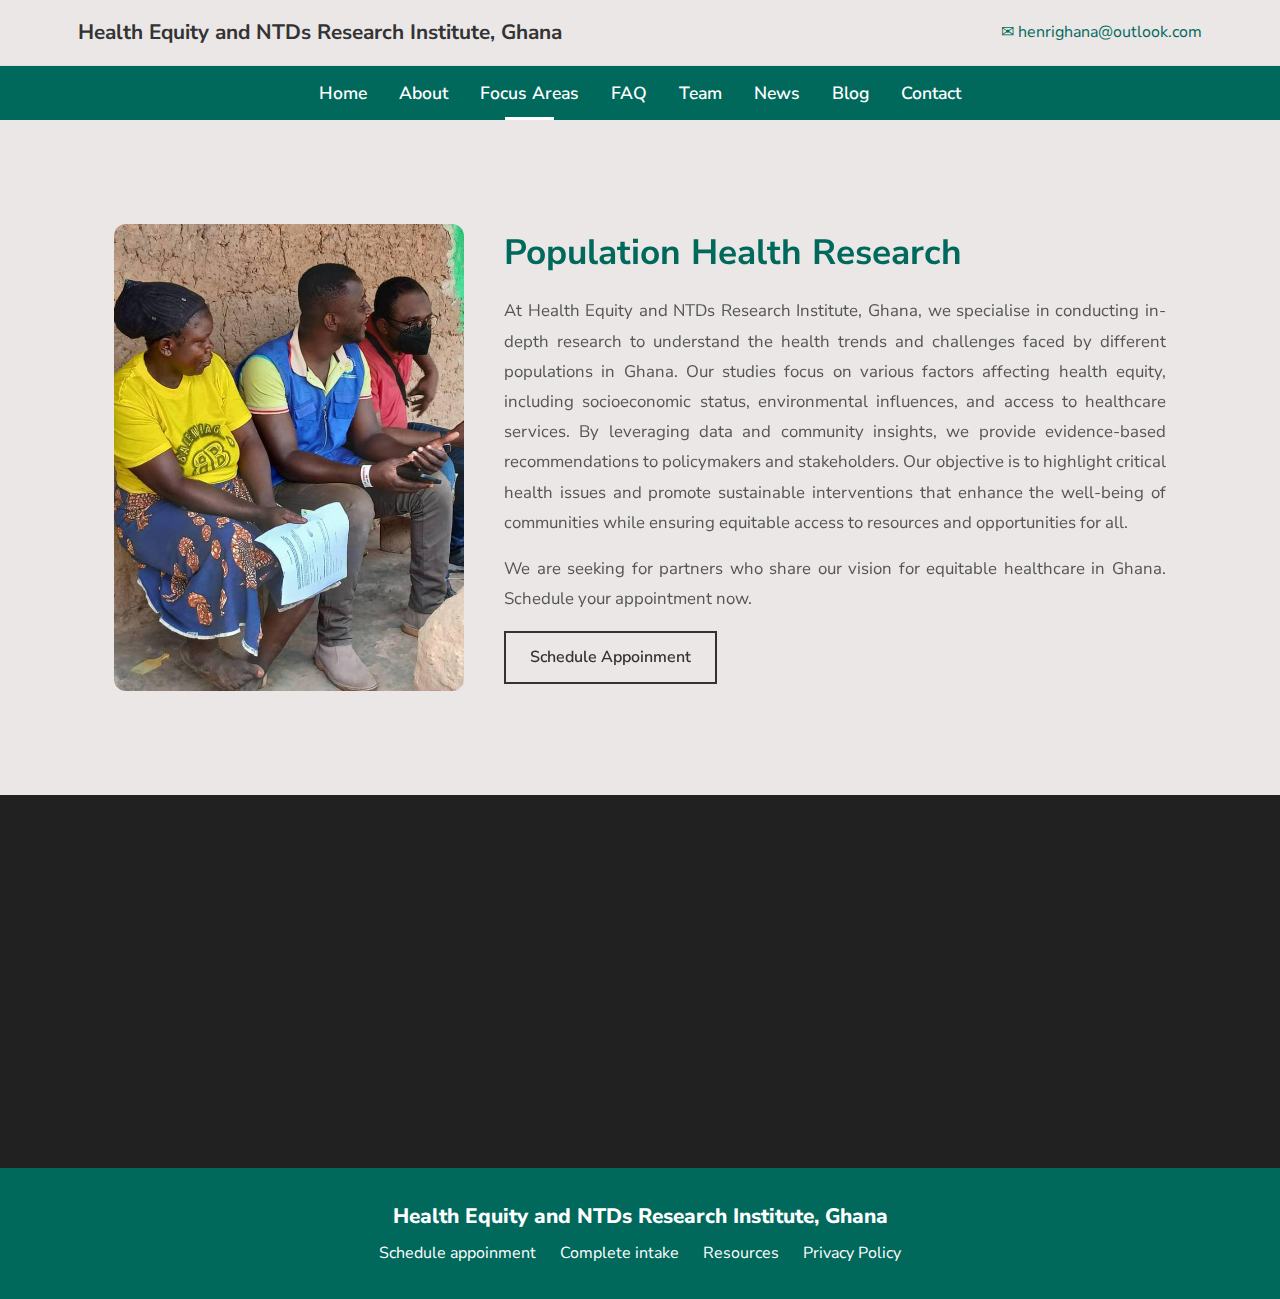
<file: service-PHR.html>
<!DOCTYPE html>
<html lang="en">
<head>
  <meta charset="UTF-8">
  <meta name="viewport" content="width=device-width, initial-scale=1.0">
  <title>Population Health Research</title>
  <link rel="stylesheet" href="styles.css">
  <!-- Google Font -->
  <link href="https://fonts.googleapis.com/css2?family=Nunito+Sans:wght@400;600;700&display=swap" rel="stylesheet">
  <!-- AOS CSS -->
  <link href="https://unpkg.com/aos@2.3.1/dist/aos.css" rel="stylesheet">
</head>
<body>
  <!-- TOP HEADER -->
  <div class="topbar">
    <div class="container">
        <div class="logo">
            <span>Health Equity and NTDs Research Institute, Ghana</span>
        </div>
        <div class="email">
            <a href="mailto:henrighana@outlook.com" class="email">
        <span class="icon">✉</span> henrighana@outlook.com
      </a>
        </div>
    </div>
  </div>

  <!-- NAVBAR -->
  <header class="navbar">
    <div class="container">
      <nav class="nav">
        <ul>
          <li><a href="index.html#home">Home</a></li>
          <li><a href="index.html#about">About</a></li>
          <li><a href="index.html#services">Focus Areas</a></li>
          <li><a href="faq.html">FAQ</a></li>
          <li><a href="team-godwin.html">Team</a></li>
          <li><a href="news.html">News</a></li>
          <li><a href="blog.html" class="active">Blog</a></li>
          <li><a href="index.html#contact">Contact</a></li>
        </ul>
      </nav>
    </div>
  </header>

  <!-- Konten khusus service -->
  <section class="service2">
  <div class="service2-card">
    <img data-aos="fade-right" src="assets/services/Population health research.jpg" alt="Population Health Research">

    <div class="service2-info">
      <h2 data-aos="fade-up">Population Health Research</h2>
      <p data-aos="fade-up" data-aos-delay=200>
       At Health Equity and NTDs Research Institute, Ghana, we specialise in conducting in-depth research to understand the health trends and challenges faced by different populations in Ghana. Our studies focus on various factors affecting health equity, including socioeconomic status, environmental influences, and access to healthcare services. By leveraging data and community insights, we provide evidence-based recommendations to policymakers and stakeholders. Our objective is to highlight critical health issues and promote sustainable interventions that enhance the well-being of communities while ensuring equitable access to resources and opportunities for all.
      </p>
      <p data-aos="fade-up" data-aos-delay=400>We are seeking for partners who share our vision for equitable healthcare in Ghana. Schedule your appointment now.</p>
      <a href="scheduleappoinment.html" class="btn-outline" data-aos="fade-up" data-aos-delay="600">Schedule Appoinment</a>
    </div>
  </div>
</section>


<!-- CTA Section -->
<section class="cta">
  <div class="container-cta">
      <h2 data-aos="fade-up">Let's talk</h2>
      <p data-aos="fade-up" data-aos-delay="200">We would love to hear from you!</p>
      <a href="index.html#contact" class="btn" data-aos="fade-up" data-aos-delay="400">Get in touch</a>
  </div>
</section>

<!-- Footer -->
<footer class="footer-team">
  <div class="container">
    <p>Health Equity and NTDs Research Institute, Ghana</p>
    <ul class="footer-links">
      <li><a href="scheduleappoinment.html">Schedule appoinment</a></li>
      <li><a href="completeintake.html">Complete intake</a></li>
      <li><a href="#">Resources</a></li>
      <li><a href="#">Privacy Policy</a></li>
    </ul>
  </div>
</footer>

  <!-- AOS JS -->
  <script src="https://unpkg.com/aos@2.3.1/dist/aos.js"></script>
  <script>
    AOS.init({
      duration: 1000,  /* animation duration */
      once: true       /* run only once per element */
    });
  </script>

  <!-- JS -->
  <script src="script.js"></script>
</body>
</html>
</file>
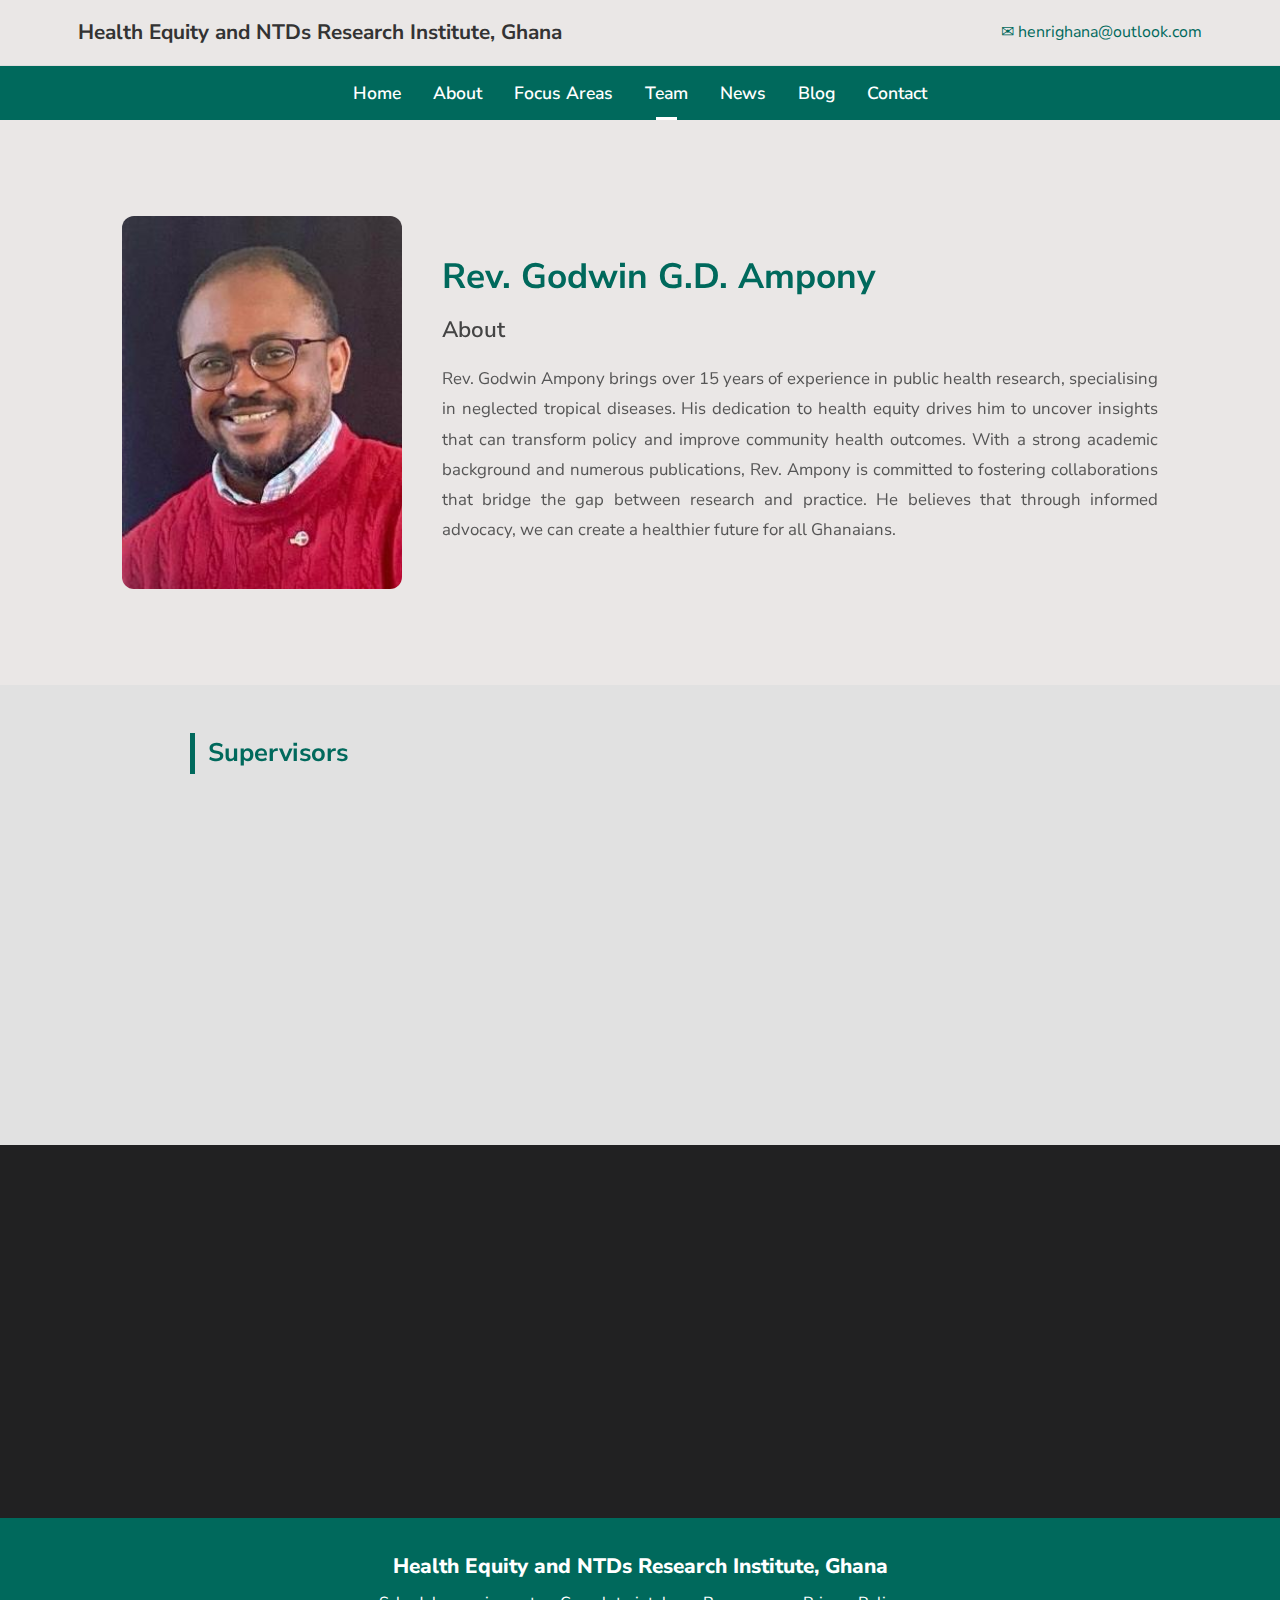
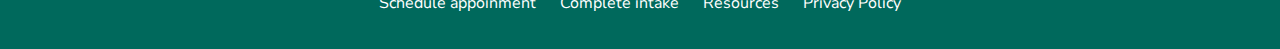
<file: team-godwin.html>
<!DOCTYPE html>
<html lang="en">
<head>
  <meta charset="UTF-8">
  <meta name="viewport" content="width=device-width, initial-scale=1.0">
  <title>Rev. Godwin G.D. Ampony</title>
  <link rel="stylesheet" href="styles.css">
  <!-- Google Font -->
  <link href="https://fonts.googleapis.com/css2?family=Nunito+Sans:wght@400;600;700&display=swap" rel="stylesheet">
  <!-- AOS CSS -->
  <link href="https://unpkg.com/aos@2.3.1/dist/aos.css" rel="stylesheet">
</head>
<body>
  <!-- TOP HEADER -->
  <div class="topbar">
    <div class="container">
        <div class="logo">
            <span>Health Equity and NTDs Research Institute, Ghana</span>
        </div>
        <div class="email">
            <a href="mailto:henrighana@outlook.com" class="email">
        <span class="icon">✉</span> henrighana@outlook.com
      </a>
        </div>
    </div>
  </div>

  <!-- NAVBAR -->
  <header class="navbar">
    <div class="container">
      <nav class="nav">
        <ul>
          <li><a href="index.html#home" class="active">Home</a></li>
          <li><a href="index.html#about">About</a></li>
          <li><a href="index.html#services">Focus Areas</a></li>
          <li><a href="index.html#team">Team</a></li>
          <!-- <li><a href="index.html#events">Events</a></li> -->
          <li><a href="news.html">News</a></li>
          <li><a href="blog.html">Blog</a></li>
          <li><a href="index.html#contact">Contact</a></li>
        </ul>
      </nav>
    </div>
  </header>

  <!-- Konten khusus profil -->
  <section class="profile">
  <div class="profile-card">
    <img data-aos="fade-right" src="assets/team/Godwin.jpg" alt="Rev. Godwin">

    <div class="profile-info">
      <h2 data-aos="fade-up">Rev. Godwin G.D. Ampony</h2>
      <h3 data-aos="fade-up" data-aos-delay="200">About</h3>
      <p data-aos="fade-up" data-aos-delay="400">
        Rev. Godwin Ampony brings over 15 years of experience in public health research,
        specialising in neglected tropical diseases. His dedication to health equity drives
        him to uncover insights that can transform policy and improve community health outcomes.
        With a strong academic background and numerous publications, Rev. Ampony is committed
        to fostering collaborations that bridge the gap between research and practice.
        He believes that through informed advocacy, we can create a healthier future
        for all Ghanaians.
      </p>
    </div>
  </div>
</section>

<!-- Supervisors -->
<section class="supervisors">
  <div class="container">
    <h3 data-aos="fade-up">Supervisors</h3>
    <ul data-aos="fade-up" data-aos-delay="100">
      <li>
        <strong>Prof. Dr. Kayvan Bozorgmehr</strong><br>
        AG2: Department of Population Medicine and Health Services Research /
        <em>Bevölkerungsmedizin und Versorgungsforschung</em>
      </li>
      <li>
        <strong>Prof. Dr. Wolfgang Greiner</strong><br>
        AG5: Health Economics and Health Management /
        <em>Gesundheitsökonomie und Gesundheits¬management</em>
      </li>
      <li>
        <strong>Dr. Joseph Kwadwo Larbi Opare</strong><br>
        Public Health & Programme Manager, Neglected Tropical Diseases Programme, Ghana
      </li>
    </ul>
  </div>
</section>



<!-- CTA Section -->
<section class="cta">
  <div class="container-cta">
      <h2 data-aos="fade-up">Let's talk</h2>
      <p data-aos="fade-up" data-aos-delay="200">We would love to hear from you!</p>
      <a href="index.html#contact" class="btn" data-aos="fade-up" data-aos-delay="400">Get in touch</a>
  </div>
</section>

<!-- Footer -->
<footer class="footer-team">
  <div class="container">
    <p>Health Equity and NTDs Research Institute, Ghana</p>
    <ul class="footer-links">
      <li><a href="scheduleappoinment.html">Schedule appoinment</a></li>
      <li><a href="completeintake.html">Complete intake</a></li>
      <li><a href="#">Resources</a></li>
      <li><a href="#">Privacy Policy</a></li>
    </ul>
  </div>
</footer>

  <!-- AOS JS -->
  <script src="https://unpkg.com/aos@2.3.1/dist/aos.js"></script>
  <script>
    AOS.init({
      duration: 1000,  /* animation duration */
      once: true       /* run only once per element */
    });
  </script>

  <!-- JS -->
  <script src="script.js"></script>
</body>
</html>
</file>
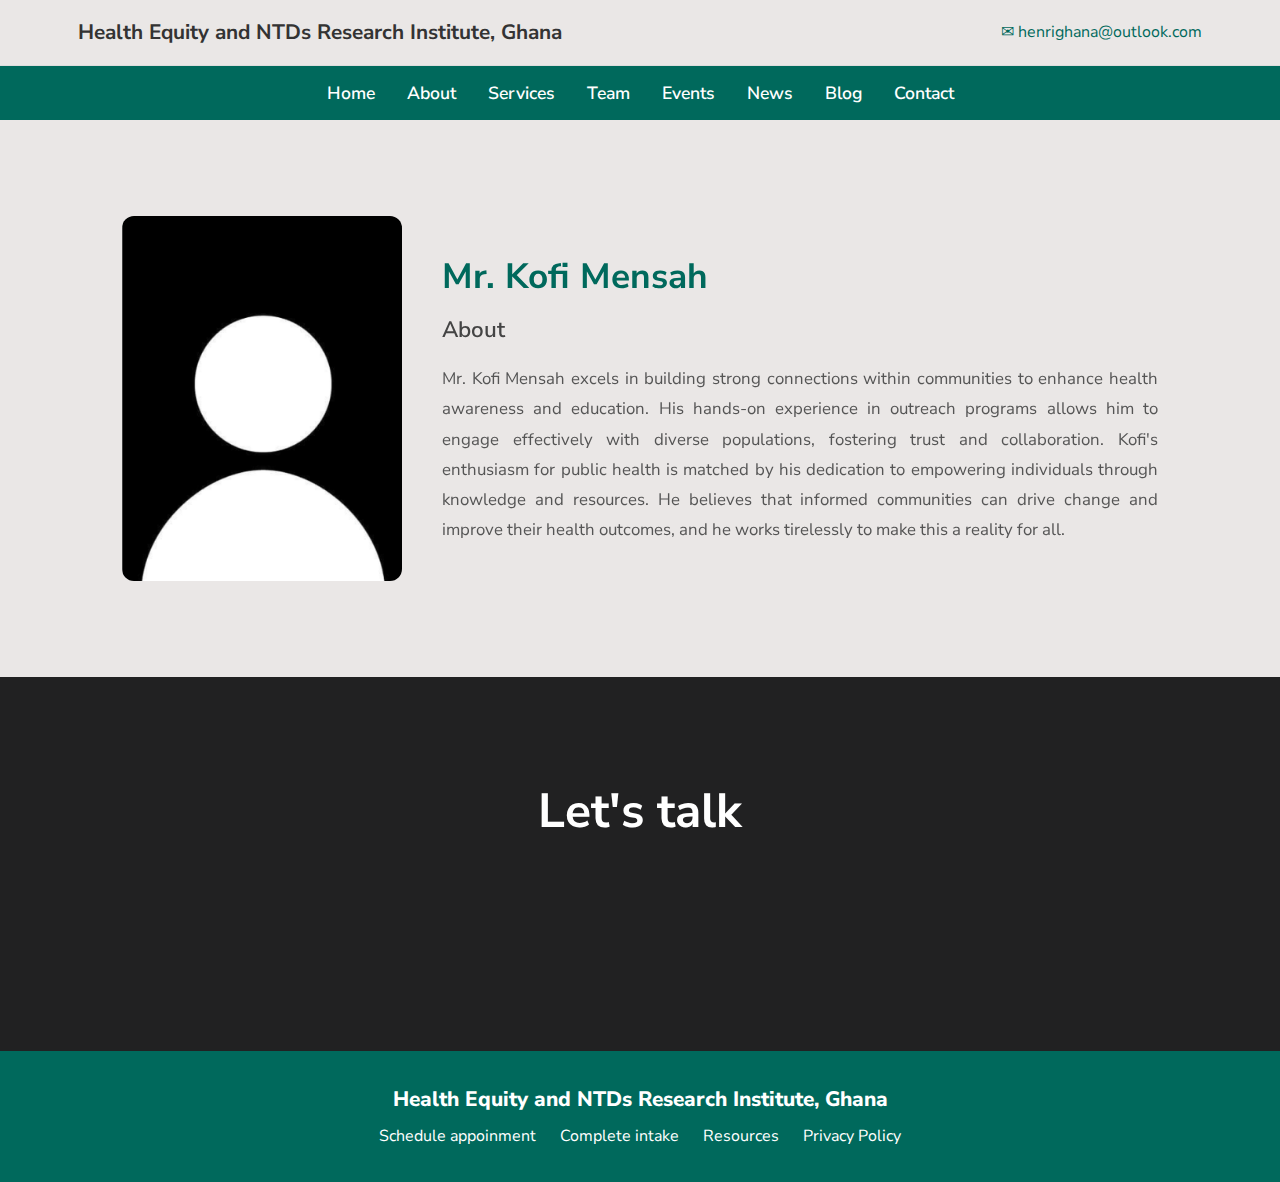
<file: team-kofi.html>
<!DOCTYPE html>
<html lang="en">
<head>
  <meta charset="UTF-8">
  <meta name="viewport" content="width=device-width, initial-scale=1.0">
  <title>Rev. Godwin G.D. Ampony</title>
  <link rel="stylesheet" href="styles.css">
  <!-- Google Font -->
  <link href="https://fonts.googleapis.com/css2?family=Nunito+Sans:wght@400;600;700&display=swap" rel="stylesheet">
  <!-- AOS CSS -->
  <link href="https://unpkg.com/aos@2.3.1/dist/aos.css" rel="stylesheet">
</head>
<body>
  <!-- TOP HEADER -->
  <div class="topbar">
    <div class="container">
        <div class="logo">
            <span>Health Equity and NTDs Research Institute, Ghana</span>
        </div>
        <div class="email">
            <a href="mailto:henrighana@outlook.com" class="email">
        <span class="icon">✉</span> henrighana@outlook.com
      </a>
        </div>
    </div>
  </div>

  <!-- NAVBAR -->
  <header class="navbar">
    <div class="container">
      <nav class="nav">
        <ul>
          <li><a href="index.html#home" class="active">Home</a></li>
          <li><a href="index.html#about">About</a></li>
          <li><a href="index.html#services">Services</a></li>
          <li><a href="index.html#team">Team</a></li>
          <li><a href="index.html#events">Events</a></li>
          <li><a href="news.html">News</a></li>
          <li><a href="blog.html">Blog</a></li>
          <li><a href="index.html#contact">Contact</a></li>
        </ul>
      </nav>
    </div>
  </header>

  <!-- Konten khusus profil -->
  <section class="profile">
  <div class="profile-card">
    <img data-aos="fade-right" src="assets/team/Screenshot 2025-09-14 214525.png" alt="Mr. Kofi">

    <div class="profile-info">
      <h2 data-aos="fade-up">Mr. Kofi Mensah</h2>
      <h3 data-aos="fade-up" data-aos-delay="200">About</h3>
      <p data-aos="fade-up" data-aos-delay="400">
        Mr. Kofi Mensah excels in building strong connections within communities to enhance health awareness and education. His hands-on experience in outreach programs allows him to engage effectively with diverse populations, fostering trust and collaboration. Kofi's enthusiasm for public health is matched by his dedication to empowering individuals through knowledge and resources. He believes that informed communities can drive change and improve their health outcomes, and he works tirelessly to make this a reality for all.
      </p>
    </div>
  </div>
</section>


<!-- CTA Section -->
<section class="cta">
  <div class="container-cta">
      <h2 data-aos="fade-up">Let's talk</h2>
      <p data-aos="fade-up" data-aos-delay="200">We would love to hear from you!</p>
      <a href="index.html#contact" class="btn" data-aos="fade-up" data-aos-delay="400">Get in touch</a>
  </div>
</section>

<!-- Footer -->
<footer class="footer-team">
  <div class="container">
    <p>Health Equity and NTDs Research Institute, Ghana</p>
    <ul class="footer-links">
      <li><a href="scheduleappoinment.html">Schedule appoinment</a></li>
      <li><a href="completeintake.html">Complete intake</a></li>
      <li><a href="#">Resources</a></li>
      <li><a href="#">Privacy Policy</a></li>
    </ul>
  </div>
</footer>

  <!-- AOS JS -->
  <script src="https://unpkg.com/aos@2.3.1/dist/aos.js"></script>
  <script>
    AOS.init({
      duration: 1000,  /* animation duration */
      once: true       /* run only once per element */
    });
  </script>

  <!-- JS -->
  <script src="script.js"></script>
</body>
</html>
</file>
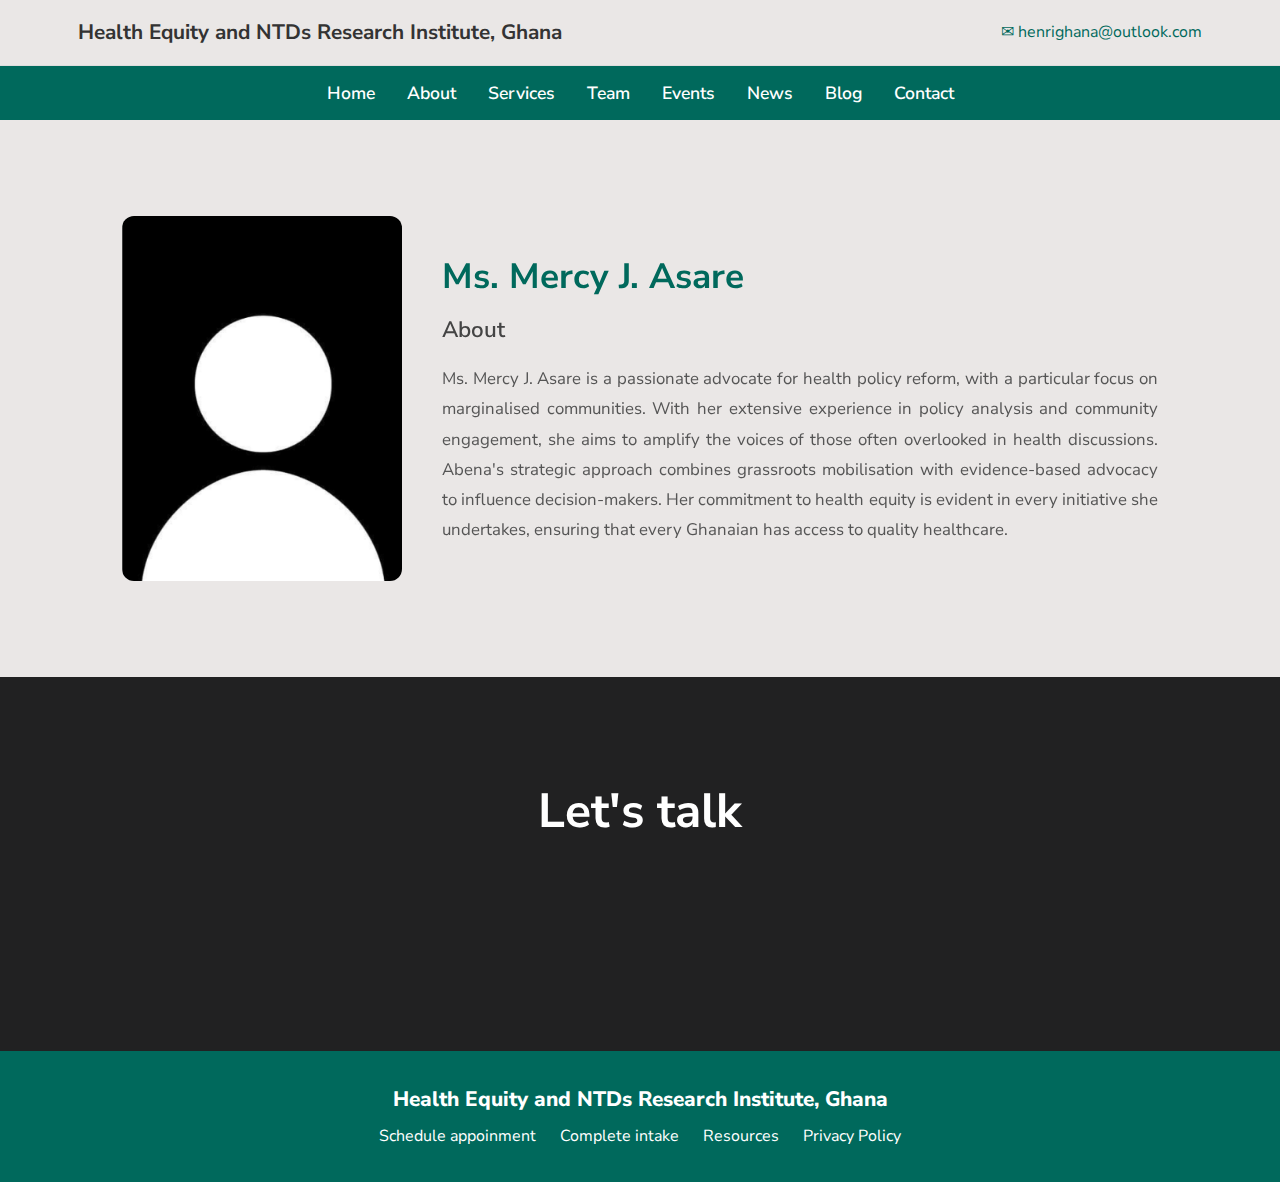
<file: team-mercy.html>
<!DOCTYPE html>
<html lang="en">
<head>
  <meta charset="UTF-8">
  <meta name="viewport" content="width=device-width, initial-scale=1.0">
  <title>Rev. Godwin G.D. Ampony</title>
  <link rel="stylesheet" href="styles.css">
  <!-- Google Font -->
  <link href="https://fonts.googleapis.com/css2?family=Nunito+Sans:wght@400;600;700&display=swap" rel="stylesheet">
  <!-- AOS CSS -->
  <link href="https://unpkg.com/aos@2.3.1/dist/aos.css" rel="stylesheet">
</head>
<body>
  <!-- TOP HEADER -->
  <div class="topbar">
    <div class="container">
        <div class="logo">
            <span>Health Equity and NTDs Research Institute, Ghana</span>
        </div>
        <div class="email">
            <a href="mailto:henrighana@outlook.com" class="email">
        <span class="icon">✉</span> henrighana@outlook.com
      </a>
        </div>
    </div>
  </div>

  <!-- NAVBAR -->
  <header class="navbar">
    <div class="container">
      <nav class="nav">
        <ul>
          <li><a href="index.html#home" class="active">Home</a></li>
          <li><a href="index.html#about">About</a></li>
          <li><a href="index.html#services">Services</a></li>
          <li><a href="index.html#team">Team</a></li>
          <li><a href="index.html#events">Events</a></li>
          <li><a href="news.html">News</a></li>
          <li><a href="blog.html">Blog</a></li>
          <li><a href="index.html#contact">Contact</a></li>
        </ul>
      </nav>
    </div>
  </header>

  <!-- Konten khusus profil -->
  <section class="profile">
  <div class="profile-card">
    <img data-aos="fade-right" src="assets/team/Screenshot 2025-09-14 214525.png" alt="Ms. Mercy">

    <div class="profile-info">
      <h2 data-aos="fade-up">Ms. Mercy J. Asare</h2>
      <h3 data-aos="fade-up" data-aos-delay="200">About</h3>
      <p data-aos="fade-up" data-aos-delay="400">
        Ms. Mercy J. Asare is a passionate advocate for health policy reform, with a particular focus on marginalised communities. With her extensive experience in policy analysis and community engagement, she aims to amplify the voices of those often overlooked in health discussions. Abena's strategic approach combines grassroots mobilisation with evidence-based advocacy to influence decision-makers. Her commitment to health equity is evident in every initiative she undertakes, ensuring that every Ghanaian has access to quality healthcare.
      </p>
    </div>
  </div>
</section>


<!-- CTA Section -->
<section class="cta">
  <div class="container-cta">
      <h2 data-aos="fade-up">Let's talk</h2>
      <p data-aos="fade-up" data-aos-delay="200">We would love to hear from you!</p>
      <a href="index.html#contact" class="btn" data-aos="fade-up" data-aos-delay="400">Get in touch</a>
  </div>
</section>

<!-- Footer -->
<footer class="footer-team">
  <div class="container">
    <p>Health Equity and NTDs Research Institute, Ghana</p>
    <ul class="footer-links">
      <li><a href="scheduleappoinment.html">Schedule appoinment</a></li>
      <li><a href="completeintake.html">Complete intake</a></li>
      <li><a href="#">Resources</a></li>
      <li><a href="#">Privacy Policy</a></li>
    </ul>
  </div>
</footer>

  <!-- AOS JS -->
  <script src="https://unpkg.com/aos@2.3.1/dist/aos.js"></script>
  <script>
    AOS.init({
      duration: 1000,  /* animation duration */
      once: true       /* run only once per element */
    });
  </script>

  <!-- JS -->
  <script src="script.js"></script>
</body>
</html>
</file>
<file: styles.css>
html {
  scroll-behavior: smooth;
  overflow-x: hidden;
}


/* RESET */
* { margin: 0; padding: 0; box-sizing: border-box; }

body {
  font-family: 'Nunito Sans', sans-serif;
  color: #333;
  background: #fafafa;
  line-height: 1.6;
}


/* CONTAINER */
.container {
  width: 90%;
  max-width: 1200px;
  margin: auto;
}

/* TOPBAR */
.topbar {
  background: #eae7e6;
  padding: 1rem ;
  border-bottom: 1px solid #ddd;
}
.topbar .container {
  display: flex;
  justify-content: space-between;
  align-items: center;
}

.topbar .logo {
font-size: 1.3rem;
font-weight:700;
}

.topbar .email {
  color: #00695C;
  text-decoration: none;
  font-size: 1rem;
}

.topbar .email a:hover{
  text-decoration: underline;
}

/* NAVBAR */
.navbar {
  background: #00695C;
  position: sticky;
  top: 0;
  z-index: 1000;
  width: 100%;
}
.nav ul {
  list-style: none;
  display: flex;
  justify-content: center;
}
.nav li { margin: 0 1rem; 
}
.nav a {
  display: block;
  padding: 0.8rem 0;
  color: white;
  text-decoration: none;
  font-weight: 600;
  position: relative;
  font-size: 1.1rem;
}
.nav a.active::after,
.nav a:hover::after {
  content: "";
  position: absolute;
  bottom: 0;
  left: 0;
  right: 0;
  margin: auto;
  width: 50%;
  height: 3px;
  background: white;
}

/* Prevent images and videos from stretching wider than the screen */
img, video {
  max-width: 100%;
  height: auto;
}

/* Make sure no container/section/header/footer exceeds screen width */
.container, section, header, footer {
  max-width: 100%;
  overflow-x: clip; /* prevent sideways scroll if something overflows */
}


/* HERO */
.hero {
  position: relative;
  height: 90vh;
  display: flex;
  align-items: center;
  justify-content: center;
  color: white;
  text-align: center;
  overflow: hidden;
}

.hero-video {
  position: fixed;
  top: 0;
  left: 0;
  width: 100%;
  height: 100%;
  object-fit: cover; /* make sure video covers like a background image */
  z-index: -1;       /* keep it behind text */
}

.hero-overlay {
  background: rgba(0,0,0,0.4); /* dark overlay so text is readable */
  width: 100%;
  height: 100%;
  position: absolute;
  top: 0; left: 0;
  display: flex;
  align-items: center;
  justify-content: center;
}

.hero-text {
  position: relative;
  z-index: 1;
  max-width: 800px;
}

.hero h1 {
  font-size: 3.5rem;
  font-weight: 700;
  margin-bottom: 1rem;
}
.hero p {
  font-size: 1.7rem;
  font-weight: 600;
  margin-bottom: 2rem;
}

@media (max-width: 768px) {
  .hero {
    height: 75vh; /* slightly shorter for mobile */
  }

  .hero-video {
    position: absolute; /* prevents zoom glitch */
    object-fit: cover;
    height: 100%;
    width: 100%;
  }
}


/* BUTTONS */
.btn, .btn-outline {
  display: inline-block;
  padding: 0.75rem 1.5rem;
  font-weight: 600;
  text-decoration: none;
  transition: all 0.3s ease;
  cursor: pointer;
}
.btn-primary {
  background: #00695C;
  color: white;
  border: none;
}
.btn-primary:hover { background: #004d40; }
.btn-outline {
  border: 2px solid #333;
  color: #333;
}
.btn-outline:hover { background: #004d40; color: white; }


/* ABOUT */
.about { background: #e1e1e1;; padding: 4rem 0; }
.about-grid {
  display: grid;
  grid-template-columns: 1.8fr 1fr;
  gap: 2rem;
  align-items: center;
}
.about-text h2 { color: #00695C; font-size: 2.5rem; margin-bottom: 0.5rem }
.about-text h3 { margin-bottom: 2rem; font-size: 1.8rem; }
.about-text p { margin-bottom: 1.5rem; font-size: 1.2rem;; }
.about-img img { width: 85%; border-radius: 8px;}
.about-img {
  display: flex;
  justify-content: center; 
  align-items: center;     
}

.next-section-text {
  margin-top: 2rem;
}


/* STATS SECTION */
.stats-section {
  background: #eae7e6;
  padding: 4rem 2rem;
  text-align: center;
}

.stats-section h2 {
  color: #00695C;
  font-size: 2.4rem;
  font-weight: 700;
  margin-bottom: 0.5rem;
}

.section-intro {
  font-size: 1.2rem;
  margin-bottom: 3rem;
  line-height: 1.7;
}

.stats-grid {
  display: grid;
  grid-template-columns: repeat(3, 1fr);
  gap: 2rem;
  max-width: 1000px;
  margin: 0 auto;
}

.stat-card {
  background: #ffffff;
  border-radius: 14px;
  padding: 2.5rem 1.8rem;
  box-shadow: 0 6px 18px rgba(0, 0, 0, 0.06);
  transition: transform 0.3s ease, box-shadow 0.3s ease;
  margin-bottom: 1rem;
}

.stat-card:hover {
  transform: translateY(-5px);
  box-shadow: 0 10px 25px rgba(0, 0, 0, 0.1);
}

.stat-card h3 {
  color: #f57c00;
  font-size: 5rem;
  font-weight: 700;
  margin-bottom: 0.8rem;
}

.stat-card p {
  color: #333;
  font-size: 1.1rem;
}

/* Responsive */
@media (max-width: 900px) {
  .stats-grid {
    grid-template-columns: 1fr;
    gap: 1.5rem;
  }
  .stat-card {
    padding: 1.8rem;
  }
}




/* ==== MAP SECTION (letakkan di akhir CSS) ==== */
/* offset aman saat klik anchor biar gak ketutup navbar sticky */
section { scroll-margin-top: 80px; } /* sesuaikan kalau tinggi navbar beda */

/* bungkus section map */
.map-section {
  position: relative;        /* agar z-index berfungsi */
  z-index: 1;                /* pastikan di atas hero-video (yang -1) */
  background: #e1e1e1;       /* senada sama tema */
  padding: 5rem 0;           /* ruang atas-bawah */
}

/* header judul map */
.map-title {
  margin: 0 0 1rem 0;
  color: #00695C;            /* hijau temamu */
  font-weight: 800;
  font-size: clamp(1.4rem, 2vw + 1rem, 2.2rem);
  line-height: 1.2;
}

/* kartu pembungkus supaya map gak “nempel” ke tepi */
.map-card {
  background: #fff;
  border-radius: 16px;
  /* box-shadow: 0 10px 28px rgba(0,0,0,.08); */
  overflow: hidden;          /* radius nempel ke map */
}

/* ukuran map responsif */
#map {
  inline-size: 100%;
  block-size: clamp(320px, 50vh, 560px);  /* tinggi fleksibel */
}

/* Leaflet fixes: pastikan kontrol terlihat & font konsisten */
.leaflet-container { 
  z-index: 0; 
  font-family: inherit; 
}
.leaflet-control-container .leaflet-top,
.leaflet-control-container .leaflet-bottom { z-index: 401; }

/* jarak antar section biar rapi menyatu dengan Services & About */
.services { margin-bottom: 0; } /* hapus gap bawah berlebih jika ada */
.about { margin-top: 0; }       /* rapikan transisi ke about */

@media (max-width: 768px) {
  .map-section { padding: 2rem 0; }
  .map-card { border-radius: 12px; }
  .map-title { text-align: center; }
}


/* SERVICES */
.services { padding: 4rem 0; background: #eae7e6; text-align: center; }
.services h2 { color: #00695C; font-size: 2.2rem; margin-bottom: 0.5rem; }
.services h3 { margin-bottom: 2rem; font-size: 1.5rem;}

.services .grid {
  display: grid;
  grid-template-columns: repeat(auto-fit, minmax(280px, 1fr));
  gap: 2rem;
}

.service-card {
  position: relative;
  background-size: cover;
  background-position: center;
  height: 450px;
  border-radius: 6px;
  overflow: hidden;
}
.service-card .overlay {
  position: absolute;
  bottom: 0;
  background: rgba(255,255,255,0.75);
  width: 100%;
  padding: 1rem;
  text-align: left;
}
.service-card h4 { 
    margin-bottom: 0.5rem; 
    font-size: 1.5rem;
}
.service-card p { 
    margin-bottom: 0.5rem; 
    font-size: 1rem;
}


/* TEAM */
.team { padding: 4rem 0; background: #eae7e6; text-align: center; }
.team h2 { color: #00695C; font-size: 2.2rem; margin-bottom: 0.5rem; }
.team h3 { margin-bottom: 1.2rem; font-size: 1.5rem; color: #666; }
.team-card {
  padding: 1.5rem;
  border-radius: 6px;
}
.team-card img { width: 80%; border-radius: 6px; margin-bottom: 1rem; }
.team-card h4 { margin-bottom: 0.25rem; font-size: 1.5rem;}
.team-card .role { font-weight: 600; color: #555; margin-bottom: 0.5rem; font-size: 1.1rem;}
.team-card p { margin-bottom: 1rem; font-size: 1rem; }


/* EVENTS */
.light-section { background: #e1e1e1; padding: 6rem 0; text-align: center; }
.light-section h2 { color: #00695C; margin-bottom: 0.5rem; font-size: 2.2rem;}
.light-section p {font-size: 1.2rem; }


/* CONTACT */
.contact { padding: 4rem 0; background: #eae7e6;}
.contact-grid {
  display: grid;
  grid-template-columns: 1.5fr 1fr;
  gap: 6rem;
  align-items: start;
}
.contact-grid h2 {color: #00695C; font-size: 2.2rem;}
/* .contact-grid p {font-size: 1.2rem;} */


/* FORM */
form { 
  padding-top: 1rem;
  border-radius: 6px;
  display: flex; 
  flex-direction: column; 
  gap: 0.5rem; 
}

form label {
  font-weight: 600;
  display: block;
}

form .required {
  color: red;
}

form input, 
form textarea {
  padding: 0.75rem;
  border: 1px solid #ccc;
  border-radius: 4px;
  font-size: 1rem;
  width: 100%;
}

form textarea {
  min-height: 120px;
  resize: vertical;
}

form button {
  background: #00695C;
  color: white;
  font-weight: 700;
  padding: 1rem;
  border: none;
  border-radius: 4px;
  cursor: pointer;
}

form button:hover {
  background: #004d40;
}


/* CONTACT INFO */
.contact-info {
  background: #ddd ;
  padding: 2.5rem;
  border-radius: 6px;
  align-self: center;
}
.contact-info h3 { color: #00695C;font-size: 1.5rem; }
.contact-info p { margin-bottom: 1.4rem; }

.contact-link {
  display: inline-flex;
  align-items: center;
  gap: 0.5rem;            /* space between icon and text */
  color: #333;
  text-decoration: none;  /* remove underline from whole link */
}

.contact-link .icon {
  font-size: 1.2rem;      /* icon size */
}

.contact-link .text {
  text-decoration: underline; /* underline only the text */
}

.contact-link:hover .text {
  color: #00695C;         /* change color on hover */
}

.hours .row {
  display: grid;
  grid-template-columns: 120px auto; /* left column fixed, right flexible */
  gap: 1rem; /* spacing between day and time */
}

.hours .day {
  font-weight: 400;
}

.hours .time {
  text-align: left;
}


/* FOOTER */
.footer-team {
  background: #00695C;
  color: #fff;
  padding: 2rem 1rem;
  text-align: center;
}

.footer-team p {
  font-size: 1.3rem;
  font-weight:800;
  margin-bottom: 0.5rem;
}

.footer-links {
  list-style: none;
  display: flex;
  gap: 1.5rem;
  justify-content: center;
  font-weight: 400;
}

.footer-links a {
  color: #fff;
  text-decoration: none;
  transition: 0.3s;
}

.footer-links a:hover {
  text-decoration: underline;
}

@media (max-width: 480px) {
  .footer-team {
    padding-bottom: 3rem; /* add extra safe padding */
  }
  .footer-links {
    flex-direction: column; /* stack links neatly */
    gap: 0.5rem;
  }
}


/* GRID SYSTEM */
.grid {
  display: grid;
  grid-template-columns: repeat(auto-fit, minmax(280px, 1fr));
  gap: 2rem;
}

/* RESPONSIVE */
@media (max-width: 768px) {
  .about-grid, .contact-grid {
    grid-template-columns: 1fr;
  }
}

/* By default (desktop) */
.nav-toggle {
  display: none;
}

/* Desktop underline (centered) */
.nav a {
  position: relative; /* required for underline positioning */
}

.nav a.active::after,
.nav a:hover::after {
  content: "";
  position: absolute;
  bottom: 0;
  left: 0;
  right: 0;
  margin: auto;
  width: 50%;
  height: 3px;
  background: white;
}

/* Mobile navbar */
@media (max-width: 768px) {
  .nav ul {
    flex-direction: column;
    background: #00695C;
    padding: 1rem;
    display: none; /* hidden by default */
  }

  .nav ul.active {
    display: flex; /* show when toggled */
  }

  .nav li {
    margin: 0;
  }

  .nav-toggle {
    display: block;
    font-size: 2rem;
    background: none;
    border: none;
    color: white;
    cursor: pointer;
    margin-left: auto; /* push to right */
  }

  /* Remove underline on mobile */
  .nav a.active::after,
  .nav a:hover::after {
    display: none;
  }

  /* Add background highlight on tap/hover */
  .nav a {
    display: block;
    padding: 0.75rem 1rem;
    border-radius: 4px;
  }

  .nav a:hover,
  .nav a:active {
    background: rgba(255,255,255,0.2);
  }
}

/* Mobile topbar fix */
@media (max-width: 768px) {
  .topbar .container {
    flex-direction: column;   /* stack vertically */
    align-items: flex-start;  /* align to left */
    gap: 0.3rem;              /* small spacing */
    padding: 0.2rem;
  }

  .topbar .logo {
    font-size: 1.2rem;  /* smaller font */
    line-height: 1.2;
  }

  .topbar .email {
    font-size: 0.9rem;   /* slightly smaller email */
  }
}




/* HTML BARU ===== READ MORE TEAM - PROFILE PAGE ===== */
.profile {
  display: flex;
  justify-content: center;
  padding: 4rem 1rem;
  background: #eae7e6;
}

.profile-card {
  display: flex;
  gap: 2.5rem;
  align-items: flex-start;
  max-width: 1100px;
  width: 100%;
  padding: 2rem;
}

/* Foto */
.profile-card img {
  width: 280px;
  height: auto;
  border-radius: 12px;
  object-fit: cover;
  flex-shrink: 0;
}

/* Konten teks */
.profile-info {
  flex: 1;
}

.profile-info h2 {
  font-size: 2.2rem;
  color: #00695C;
  margin-bottom: 0.5rem;
  margin-top: 2rem;
}

.profile-info h3 {
  font-size: 1.4rem;
  font-weight: 600;
  color: #444;
  margin-bottom: 1rem;
}

.profile-info p {
  font-size: 1.05rem;
  line-height: 1.8;
  color: #555;
  text-align: justify;
}

.supervisors {
  background: #e1e1e1;
  padding: 3rem 1rem 2.5rem;
  text-align: left;
}

.supervisors .container {
  max-width: 900px;
  margin: 0 auto;
}

.supervisors h3 {
  font-size: 1.6rem;
  color: #00695C;
  margin-bottom: 1.5rem;
  border-left: 5px solid #00695C;
  padding-left: 0.8rem;
}

.supervisors ul {
  list-style: none;
  padding: 0;
}

.supervisors li {
  margin-bottom: 1.8rem;
  font-size: 1.05rem;
  line-height: 1.7;
  color: #444;
}

.supervisors li strong{
  font-size: 1.3rem;
}


/* ===== Responsive: Mobile view ===== */
@media (max-width: 768px) {
  .profile-card {
    flex-direction: column;
    align-items: center;
    text-align: center;
    display: flex;
    padding: 1.5rem;
  }

  .profile-card img {
    width: 200px;
  }

  .profile-info {
    width: 100%;              /* make text block full width */
  }

  .profile-info h2 {
    font-size: 1.6rem;
    margin-bottom: 0.25rem;   /* tighter spacing */
    margin-top: auto;
  }

  .profile-info h3 {
    font-size: 1.1rem;
    margin-bottom: 0.75rem;
    color: #444;
  }

  .profile-info p {
    font-size: 0.95rem;
    line-height: 1.6;
    text-align: justify;      /* or center if you prefer */
    padding: 0 1rem;          /* little side padding */
  }
}

/* CTA Section */
.cta {
  background: #212122;
  color: #fff;
  text-align: center;
  padding: 6rem 4rem;
}

h2 {
  font-size: 3rem;
}

.cta p {
  font-size: 1.3rem;
  margin-bottom: 1rem;
  font-weight: 600;
}

.cta .btn {
  display: inline-block;
  padding: 0.8rem 2rem;
  background: transparent;
  border: 2px solid #fff;
  color: #fff;
  text-decoration: none;
  transition: 0.3s;
}

.cta .btn:hover {
  background: #00695C;
  border-color: #00695C;
}


/* HTML BARU ===== READ MORE SERVICE PAGE ===== */
.service2 {
  display: flex;
  justify-content: center;
  padding: 5rem 1rem;
  background: #eae7e6;
  height: auto;
  min-height: auto;
  overflow: visible;
}

.service2-card {
  display: flex;
  flex-wrap: wrap;      /* allow stacking if too narrow */
  gap: 2.5rem;
  align-items: flex-start;
  max-width: 1100px;
  width: 100%;
  padding: 1.5rem;
  height: auto;         /* grow with content */
  overflow: visible;
}

/* Foto */
.service2-card img {
  width: 350px;
  height: auto;
  border-radius: 12px;
  object-fit: scale-down;
}

/* Konten teks */
.service2-info {
  flex: 1;
}

.service2-info h2 {
  font-size: 2.2rem;
  color: #00695C;
  margin-bottom: 1rem;
}

.service2-info p {
  font-size: 1.05rem;
  line-height: 1.8;
  color: #555;
  text-align: justify;
  margin-bottom: 1rem;
}

/* ===== Responsive: Mobile view ===== */
@media (max-width: 768px) {
  .service2-card {
    flex-direction: column;
    align-items: center;
    text-align: center;
    display: flex;
    padding: 1.5rem;
  }

  .service2-card img {
    width: 300px;
  }

  .service2-info {
    width: 100%;              /* make text block full width */
  }

  .service2-info h2 {
    font-size: 1.6rem;
    margin-bottom: 1rem;
    margin-top: auto;   
  }

  .service2-info p {
    font-size: 0.95rem;
    line-height: 1.6;
    text-align: justify;      /* or center if you prefer */
    padding: 0 1rem;          /* little side padding */
    margin-bottom: 2rem;
  }
}


/* HTML BARU ===== BLOG ===== */
/* Hero banner khusus news */
.blog-hero {
  position: relative;
  background: url("assets/blog/blog\ hero.png") center/cover no-repeat;
  background-attachment: fixed;
  height: 350px;
  display: flex;
  align-items: center;
  justify-content: center;
  color: white;
  text-align: center;
}

.blog-hero .overlay {
  position: absolute;
  width: 100%;
  height: 100%;
  background: rgba(0, 0, 0, 0.4);
  display: flex;
  align-items: center;
  justify-content: center;
}

.blog-hero .hero-text {
  position: relative;
  z-index: 1;
  text-align: center;
}

.blog-hero .hero-text h1 {
  font-size: 3.5rem;
}

.blog-hero .hero-text p {
  font-size: 1.2rem;
}

.blog {
  padding: 3.5rem 1rem;
  background: #eae7e6;
}

.blog h2 {
  font-size: 2.7rem;
  color: #00695C;
  margin-top: 1.5rem;
  margin-bottom: 0.2rem;
}

.blog h3 {
  margin-bottom: 4rem;
  color: #333;
  font-weight: 400;
  font-size: 1.5rem;
}

.blog-post {
  display: flex;
  gap: 2rem;
  margin-bottom: 3rem;
  align-items: flex-start;
}

.blog-post img {
  width: 40%;
  object-fit: cover;
}

.blog-content {
  flex: 1;
}

.blog-content h4 {
  font-size: 1.5rem;
  margin-bottom: 0.5rem;
}

.blog-content .date {
  font-size: 0.9rem;
  color: #777;
  margin-bottom: 1rem;
}

.blog-content p {
  text-align: justify;
  margin-bottom: 0.5rem;
}

.blog-content a.readmore{
  color: #212122;
}

.blog-content a.readmore:hover{
  color: #004d40
}

/* Mobile responsive */
@media (max-width: 768px) {
  .blog-post {
    flex-direction: column; /* Susun vertikal */
    text-align: left;       /* Biar teks rata kiri */
  }

  .blog-post img {
    width: 100%;           /* Full lebar */
    height: auto;
  }
}


/* HTML BARU ===== BLOG SECTION ===== */
.post {
  padding: 4rem 1rem;
  background: #f9f9f9;
}

.post .container {
  max-width: 800px;
  margin: 0 auto;
}

.post h1 {
  font-size: 2rem;
  color: #00695C;
  margin-bottom: 0.5rem;
}

.post .meta {
  font-size: 0.9rem;
  color: #777;
  margin-bottom: 1.5rem;
}

.post img {
  width: 100%;
  border-radius: 8px;
  margin-bottom: 1rem;
}

.post h2 {
  font-size: 1.5rem;
  margin-top: 2rem;
  margin-bottom: 1rem;
  color: #333;
}

.post p {
  line-height: 1.6;
  margin-bottom: 1rem;
  color: #444;
  text-align: justify;
}

/* HTML BARU ===== NEWS SECTION ===== */
/* Hero banner khusus news */
.news-hero {
  position: relative;
  background: url("assets/news/newshero.png") center/cover no-repeat;
  background-attachment: fixed;
  height: 350px;
  display: flex;
  align-items: center;
  justify-content: center;
  color: white;
  text-align: center;
}

/* .news-hero .overlay {
  position: absolute;
  width: 100%;
  height: 100%;
  background: rgba(0, 0, 0, 0.4);
  display: flex;
  align-items: center;
  justify-content: center;
} */

.news-hero .hero-text {
  position: relative;
  z-index: 1;
  text-align: center;
}

.news-hero .hero-text h1 {
  font-size: 3.5rem;
}

.news-hero .hero-text p {
  font-size: 1.2rem;
}


/* News list */
.news-list {
  padding: 4rem 1rem;
  background: #eae7e6;
}

.news-list h2 {
  font-size: 2.5rem;
  color: #00695C;
  margin-top: 1rem;
  margin-bottom: 0.2rem;
  text-align: center;
}

.news-list h3 {
  text-align: center;
  margin-bottom: 3rem;
  font-weight: 400;
  font-size: 1.3rem;
}

.news-card {
  display: flex;
  flex-direction: column;
  background: #f9f9f9;
  border: 1px solid #ddd;
  margin: 3rem auto;
  max-width: 700px;
  box-shadow: 0 2px 8px rgba(0,0,0,0.05);
}

.news-card img {
  width: 100%;
  height: auto;
}

.news-content {
  padding: 1.5rem;
}

.news-content h4 {
  font-size: 1.3rem;
  margin-bottom: 0.5rem;
}

.news-content .subtitle {
  font-size: 0.95rem;
  color: #777;
  margin-bottom: 1rem;
}

.news-content p {
  margin-bottom: 1rem;
  color: #444;
  line-height: 1.5;
}

.news-content a.readmore {
  color: #212122;
  text-decoration: underline;
}

.news-content a.readmore:hover{
  color: #004d40;
}


@media (max-width: 768px) {
  .blog-hero,
  .news-hero {
    background-attachment: scroll; /* prevents zooming on mobile */
    background-position: center top;
    height: 260px; /* smaller for phones */
  }
}


/* ===== SERVICE APPOINMENT PAGE ===== */
.schedule {
  padding: 4rem 1rem;
  background: #eae7e6;
}

.schedule h2 {
  color: #00695C;
  text-align: center;
  font-size: 2.2rem;
  margin-bottom: 0.3rem;
}

.schedule h3 {
  text-align: center;
  font-weight: 600;
  color: #444;
  margin-bottom: 1rem;
  font-size: 1.3rem;
}

.schedule-form {
  max-width: 650px;
  margin: auto;
}

.schedule-form label {
  display: block;
  margin-top: 1rem;
  font-weight: 600;
}

.schedule-form input,
.schedule-form textarea {
  width: 100%;
  padding: 0.8rem;
  border: 1px solid #ccc;
  border-radius: 5px;
  margin-top: 0.3rem;
  font-size: 1rem;
}

.checkbox-group {
  display: flex;
  flex-direction: column;
  /* gap: 0.3rem; */
}

.checkbox-group label {
  display: flex;
  align-items: center;
  gap: 0.6rem;
  font-weight: 500;
  cursor: pointer;
}

.checkbox-group input[type="checkbox"] {
  width: 18px;
  height: 18px;
  accent-color: #00695C; /* green check color */
}

.schedule-form button {
  margin-top: 1.8rem;
  width: 100%;
  padding: 1rem;
  font-weight: 700;
  background: #00695C;
  color: white;
  border: none;
  border-radius: 6px;
  cursor: pointer;
  transition: background 0.2s ease;
}

.schedule-form button:hover {
  background: #004d40;
}

/* Dropdown (select) styling */
.schedule-form select {
  width: 100%;
  padding: 0.8rem;
  border: 1px solid #ccc;
  border-radius: 5px;
  margin-top: 0.3rem;
  font-size: 1rem;
  background-color: white;
  font-family: 'Nunito Sans', sans-serif;
  appearance: none; /* remove browser’s default arrow styling */
  background-image: url("data:image/svg+xml;charset=US-ASCII,%3Csvg xmlns='http://www.w3.org/2000/svg' width='10' height='6'%3E%3Cpath fill='%2300695C' d='M0 0l5 6 5-6z'/%3E%3C/svg%3E");
  background-repeat: no-repeat;
  background-position: right 1rem center;
  background-size: 12px;
  cursor: pointer;
}

/* optional: hover/focus effects */
.schedule-form select:focus {
  outline: none;
  border-color: #00695C;
  box-shadow: 0 0 3px rgba(0, 105, 92, 0.3);
}


/* ----- MOBILE (<=768px) ----- */
@media (max-width: 768px) {
  h1 {
    font-size: 2rem;
  }

  h2 {
    font-size: 1.6rem;
  }

  h3 {
    font-size: 1.3rem;
  }

  p {
    font-size: 1rem;
  }
}
</file>
